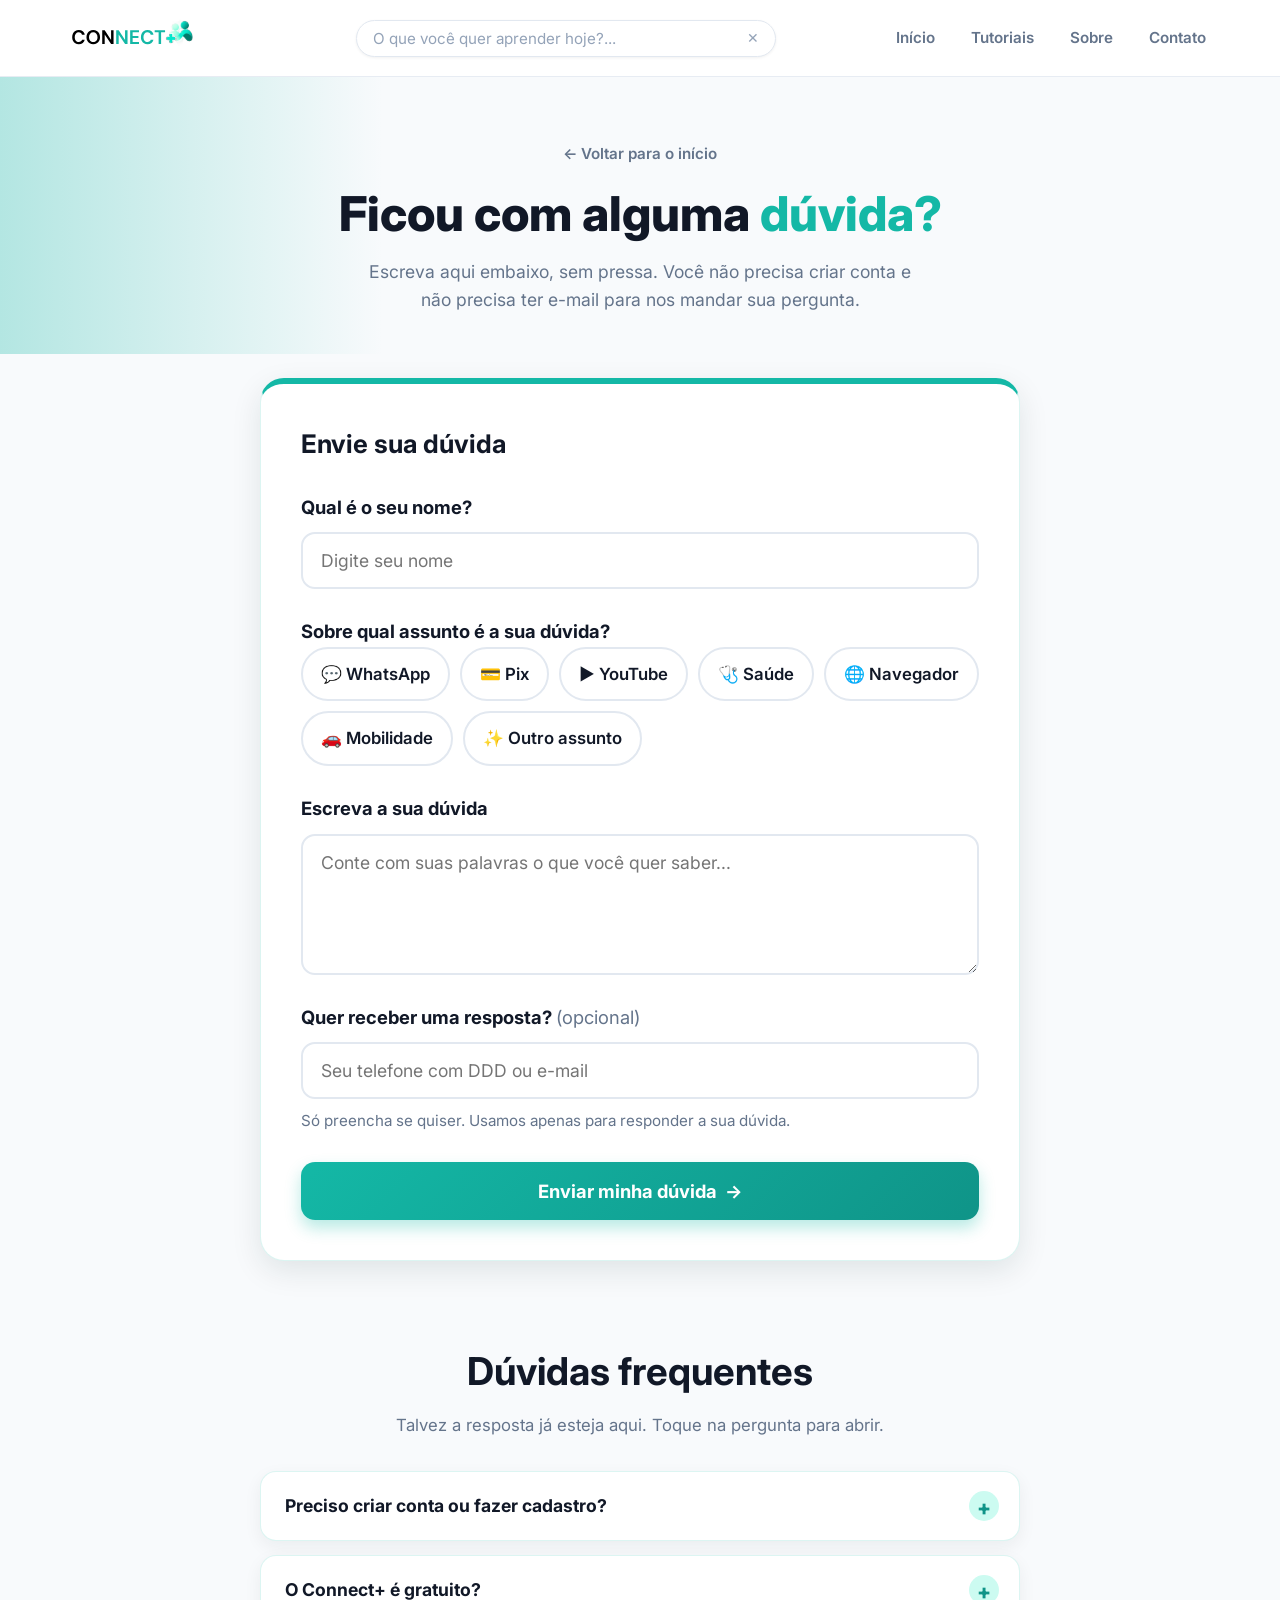
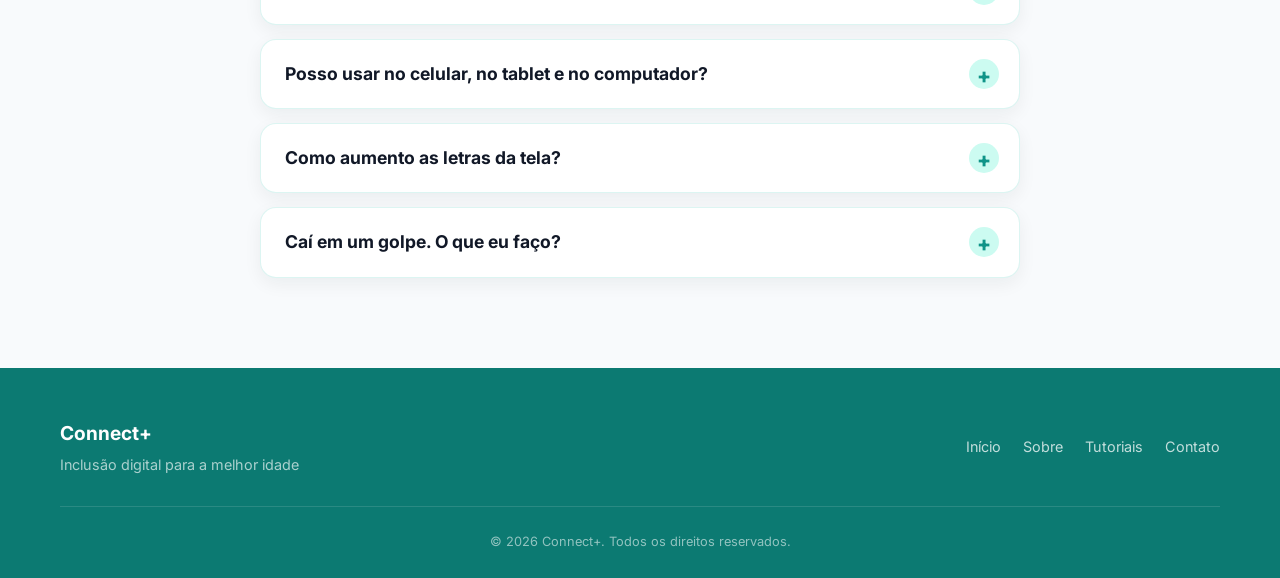
<file: contato.html>
<!DOCTYPE html>
<html lang="pt-br">
<head>
  <meta charset="utf-8" />
  <meta name="viewport" content="width=device-width, initial-scale=1" />
  <title>Contato e dúvidas | Connect+</title>
  <link rel="icon" href="IMG/logoconnect.svg" type="image/svg+xml">
  <meta name="description" content="Tire suas dúvidas sobre o Connect+. Escreva sua pergunta sem precisar de cadastro e veja as respostas para as dúvidas mais comuns." />
  <link rel="preconnect" href="https://fonts.googleapis.com" />
  <link rel="preconnect" href="https://fonts.gstatic.com" crossorigin />
  <link href="https://fonts.googleapis.com/css2?family=Inter:wght@400;600;800&display=swap" rel="stylesheet" />
  <link rel="stylesheet" href="CSS/style.css" />
  <link rel="stylesheet" href="CSS/navbar.css" />
  <link rel="stylesheet" href="CSS/contato.css" />
</head>
<body>
  <!-- Cabeçalho -->
  <header class="site-header" role="banner">
  <div class="container header__inner">
    <a class="brand" href="index.html" aria-label="Página inicial Connect+">
      <img src="IMG/logotipo.connect.svg" alt="Connect+" class="brand__logo" />
    </a>

    <button class="nav-toggle" type="button" aria-label="Abrir menu" aria-expanded="false" aria-controls="menu-principal">
      <span></span><span></span><span></span>
    </button>

    <div class="header__menu" id="menu-principal">
      <form class="search" role="search" action="#" onsubmit="return false;">
        <input type="search" class="search__input" placeholder="O que você quer aprender hoje?..." aria-label="O que você quer aprender hoje?" />
        <button type="submit" class="search__clear" aria-label="Limpar busca">✕</button>
      </form>

      <nav class="nav" aria-label="principal">
        <ul class="nav__list">
          <li><a href="index.html#inicio">Início</a></li>
          <li><a href="index.html#cursos">Tutoriais</a></li>
          <li><a href="index.html#sobre-nos">Sobre</a></li>
          <li><a href="contato.html">Contato</a></li>
        </ul>
      </nav>
    </div>
  </div>
</header>

  <main>
    <!-- Topo -->
    <section class="contact-hero">
      <div class="container">
        <a class="contact-back" href="index.html">← Voltar para o início</a>
        <h1>Ficou com alguma <span class="contact-hero__highlight">dúvida?</span></h1>
        <p>
          Escreva aqui embaixo, sem pressa. Você não precisa criar conta
          e não precisa ter e-mail para nos mandar sua pergunta.
        </p>
      </div>
    </section>

    <!-- Formulário -->
    <section class="contact" aria-labelledby="form-title">
      <div class="container">
        <div class="contact-card">

          <form class="contact-form" id="form-duvida">
            <h2 id="form-title">Envie sua dúvida</h2>

            <div class="field">
              <label for="nome">Qual é o seu nome?</label>
              <input type="text" id="nome" name="nome" placeholder="Digite seu nome" required />
            </div>

            <fieldset class="field">
              <legend>Sobre qual assunto é a sua dúvida?</legend>
              <div class="chips">
                <input type="radio" id="a-whatsapp" name="assunto" value="WhatsApp" required />
                <label for="a-whatsapp">💬 WhatsApp</label>

                <input type="radio" id="a-pix" name="assunto" value="Pix" />
                <label for="a-pix">💳 Pix</label>

                <input type="radio" id="a-youtube" name="assunto" value="YouTube" />
                <label for="a-youtube">▶️ YouTube</label>

                <input type="radio" id="a-saude" name="assunto" value="Saúde" />
                <label for="a-saude">🩺 Saúde</label>

                <input type="radio" id="a-navegador" name="assunto" value="Navegador" />
                <label for="a-navegador">🌐 Navegador</label>

                <input type="radio" id="a-mobilidade" name="assunto" value="Mobilidade" />
                <label for="a-mobilidade">🚗 Mobilidade</label>

                <input type="radio" id="a-outro" name="assunto" value="Outro" />
                <label for="a-outro">✨ Outro assunto</label>
              </div>
            </fieldset>

            <div class="field">
              <label for="duvida">Escreva a sua dúvida</label>
              <textarea id="duvida" name="duvida" rows="5" placeholder="Conte com suas palavras o que você quer saber..." required></textarea>
            </div>

            <div class="field">
              <label for="retorno">Quer receber uma resposta? <span class="field__optional">(opcional)</span></label>
              <input type="text" id="retorno" name="retorno" placeholder="Seu telefone com DDD ou e-mail" />
              <small>Só preencha se quiser. Usamos apenas para responder a sua dúvida.</small>
            </div>

            <button type="submit" class="btn btn--card contact-form__send">Enviar minha dúvida</button>
          </form>

          <!-- Mensagem depois de enviar -->
          <div class="contact-success" id="mensagem-sucesso" role="status" aria-live="polite" hidden>
            <div class="contact-success__icon" aria-hidden="true">✅</div>
            <h2>Dúvida enviada!</h2>
            <p>Muito obrigada por escrever. Vamos ler com carinho a sua pergunta.</p>
            <a class="btn btn--card" href="index.html#cursos">Ver os tutoriais</a>
          </div>

        </div>
      </div>
    </section>

    <!-- Dúvidas frequentes -->
    <section class="faq" aria-labelledby="faq-title">
      <div class="container">
        <h2 id="faq-title">Dúvidas frequentes</h2>
        <p class="faq__intro">Talvez a resposta já esteja aqui. Toque na pergunta para abrir.</p>

        <div class="faq__list">
          <details>
            <summary>Preciso criar conta ou fazer cadastro?</summary>
            <p>Não. O Connect+ é aberto para todos. É só escolher o aplicativo que quer aprender e seguir o passo a passo.</p>
          </details>

          <details>
            <summary>O Connect+ é gratuito?</summary>
            <p>Sim. Todos os tutoriais são gratuitos e você pode ver quantas vezes quiser, no seu ritmo.</p>
          </details>

          <details>
            <summary>Posso usar no celular, no tablet e no computador?</summary>
            <p>Pode. O site funciona em qualquer aparelho com internet.</p>
          </details>

          <details>
            <summary>Como aumento as letras da tela?</summary>
            <p>No celular, procure em <strong>Configurações</strong> a opção <strong>"Tamanho da fonte"</strong> ou <strong>"Acessibilidade"</strong>. No computador, segure a tecla <strong>Ctrl</strong> e aperte a tecla <strong>+</strong> algumas vezes. Os nomes dos menus mudam um pouco de aparelho para aparelho.</p>
          </details>

          <details>
            <summary>Caí em um golpe. O que eu faço?</summary>
            <p>Calma, você não está sozinho. Ligue na hora para o seu banco ou para o aplicativo envolvido e explique o que aconteceu. Depois, registre um boletim de ocorrência e peça ajuda a alguém de confiança.</p>
          </details>
        </div>
      </div>
    </section>
  </main>

  <!-- Rodapé -->
  <footer class="site-footer" id="rodape">
    <div class="container footer__inner">
      <div class="footer__brand">
        <strong>Connect+</strong>
        <span class="footer__tagline">Inclusão digital para a melhor idade</span>
      </div>
      <div class="footer__links">
        <a href="index.html#inicio">Início</a>
        <a href="index.html#sobre-nos">Sobre</a>
        <a href="index.html#cursos">Tutoriais</a>
        <a href="contato.html">Contato</a>
      </div>
      <p class="footer__copy">© 2026 Connect+. Todos os direitos reservados.</p>
    </div>
  </footer>

  <script>
    // Mostra a mensagem de agradecimento ao enviar.
    // Para receber as dúvidas de verdade, veja a observação sobre Formspree.
    const form = document.getElementById("form-duvida");
    const sucesso = document.getElementById("mensagem-sucesso");

    form.addEventListener("submit", function (event) {
      event.preventDefault();
      form.hidden = true;
      sucesso.hidden = false;
      sucesso.scrollIntoView({ behavior: "smooth", block: "center" });
    });
  </script>
  <script src="JS/navbar.js" defer></script>
  <div vw class="enabled">
  <div vw-access-button class="active"></div>
  <div vw-plugin-wrapper>
    <div class="vw-plugin-top-wrapper"></div>
  </div>
</div>
<script src="https://vlibras.gov.br/app/vlibras-plugin.js"></script>
<script>
  new window.VLibras.Widget('https://vlibras.gov.br/app');
</script>
</body>
</html>
</file>
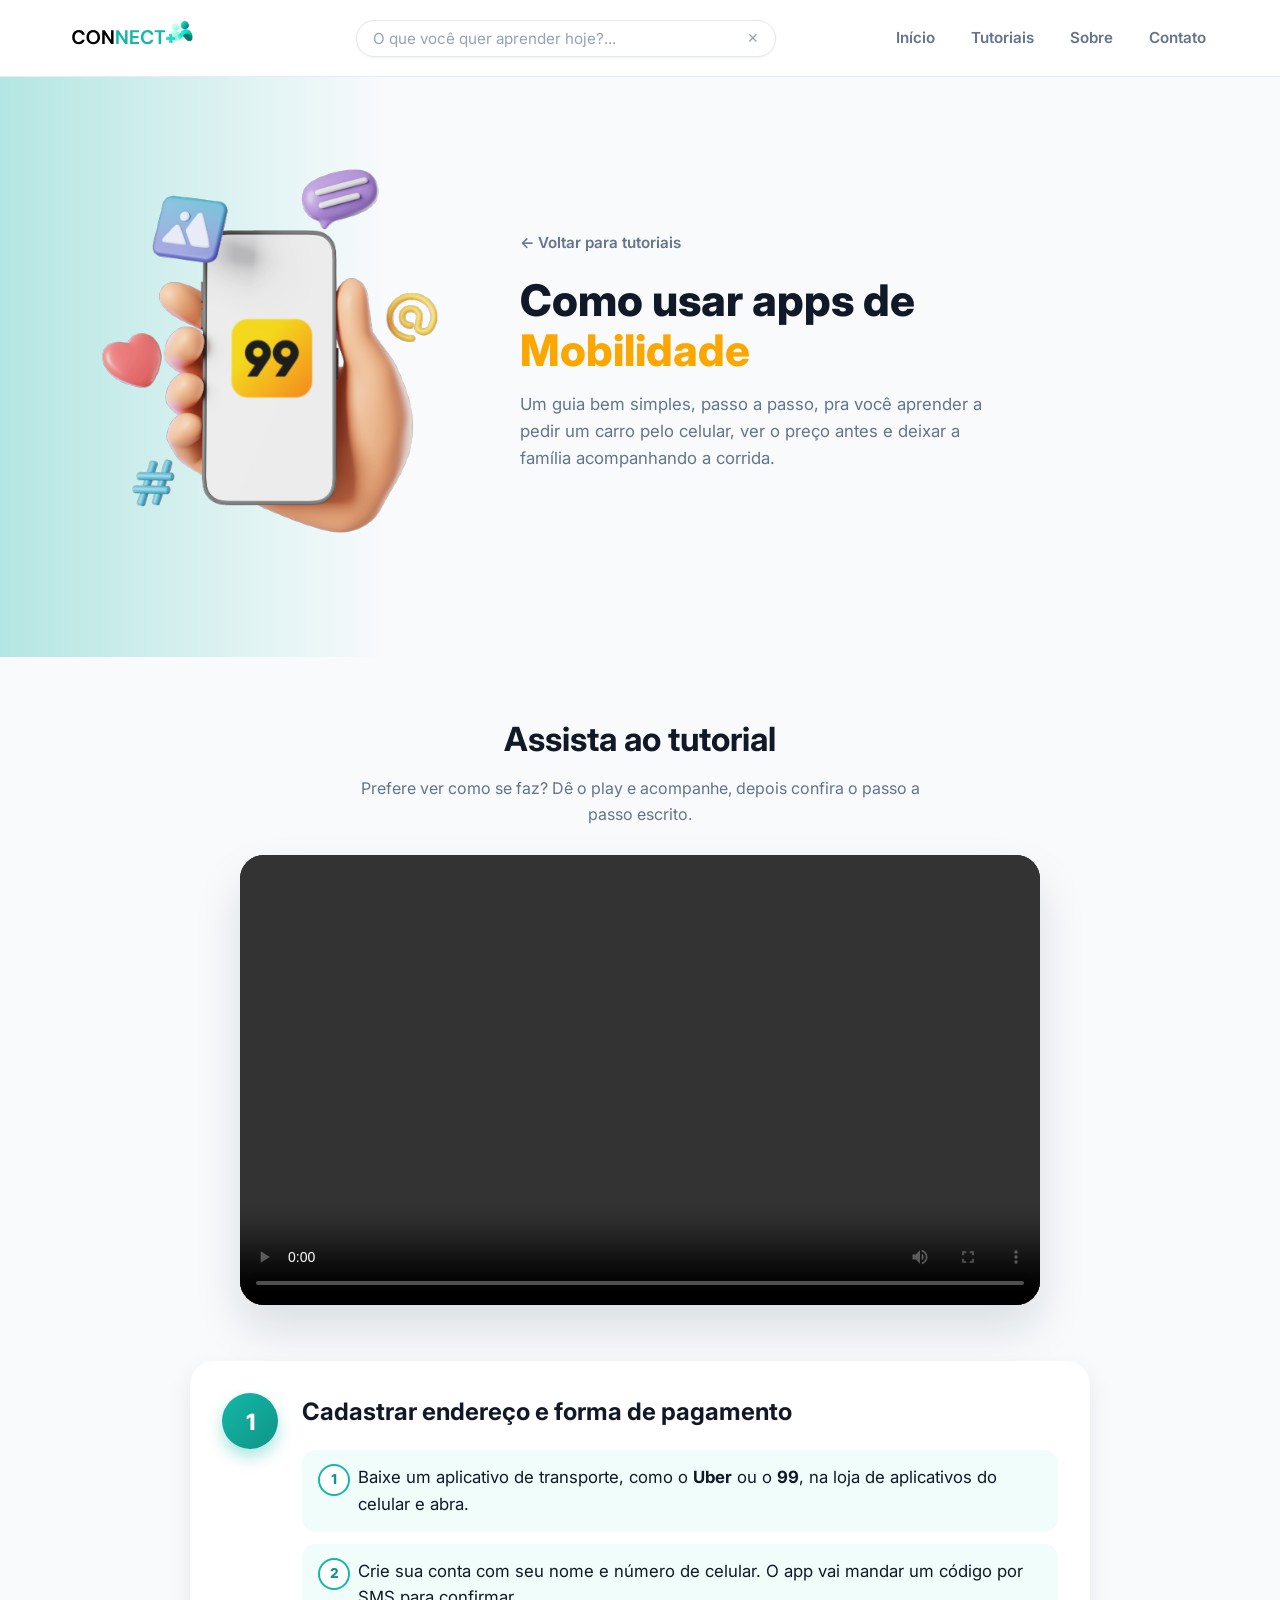
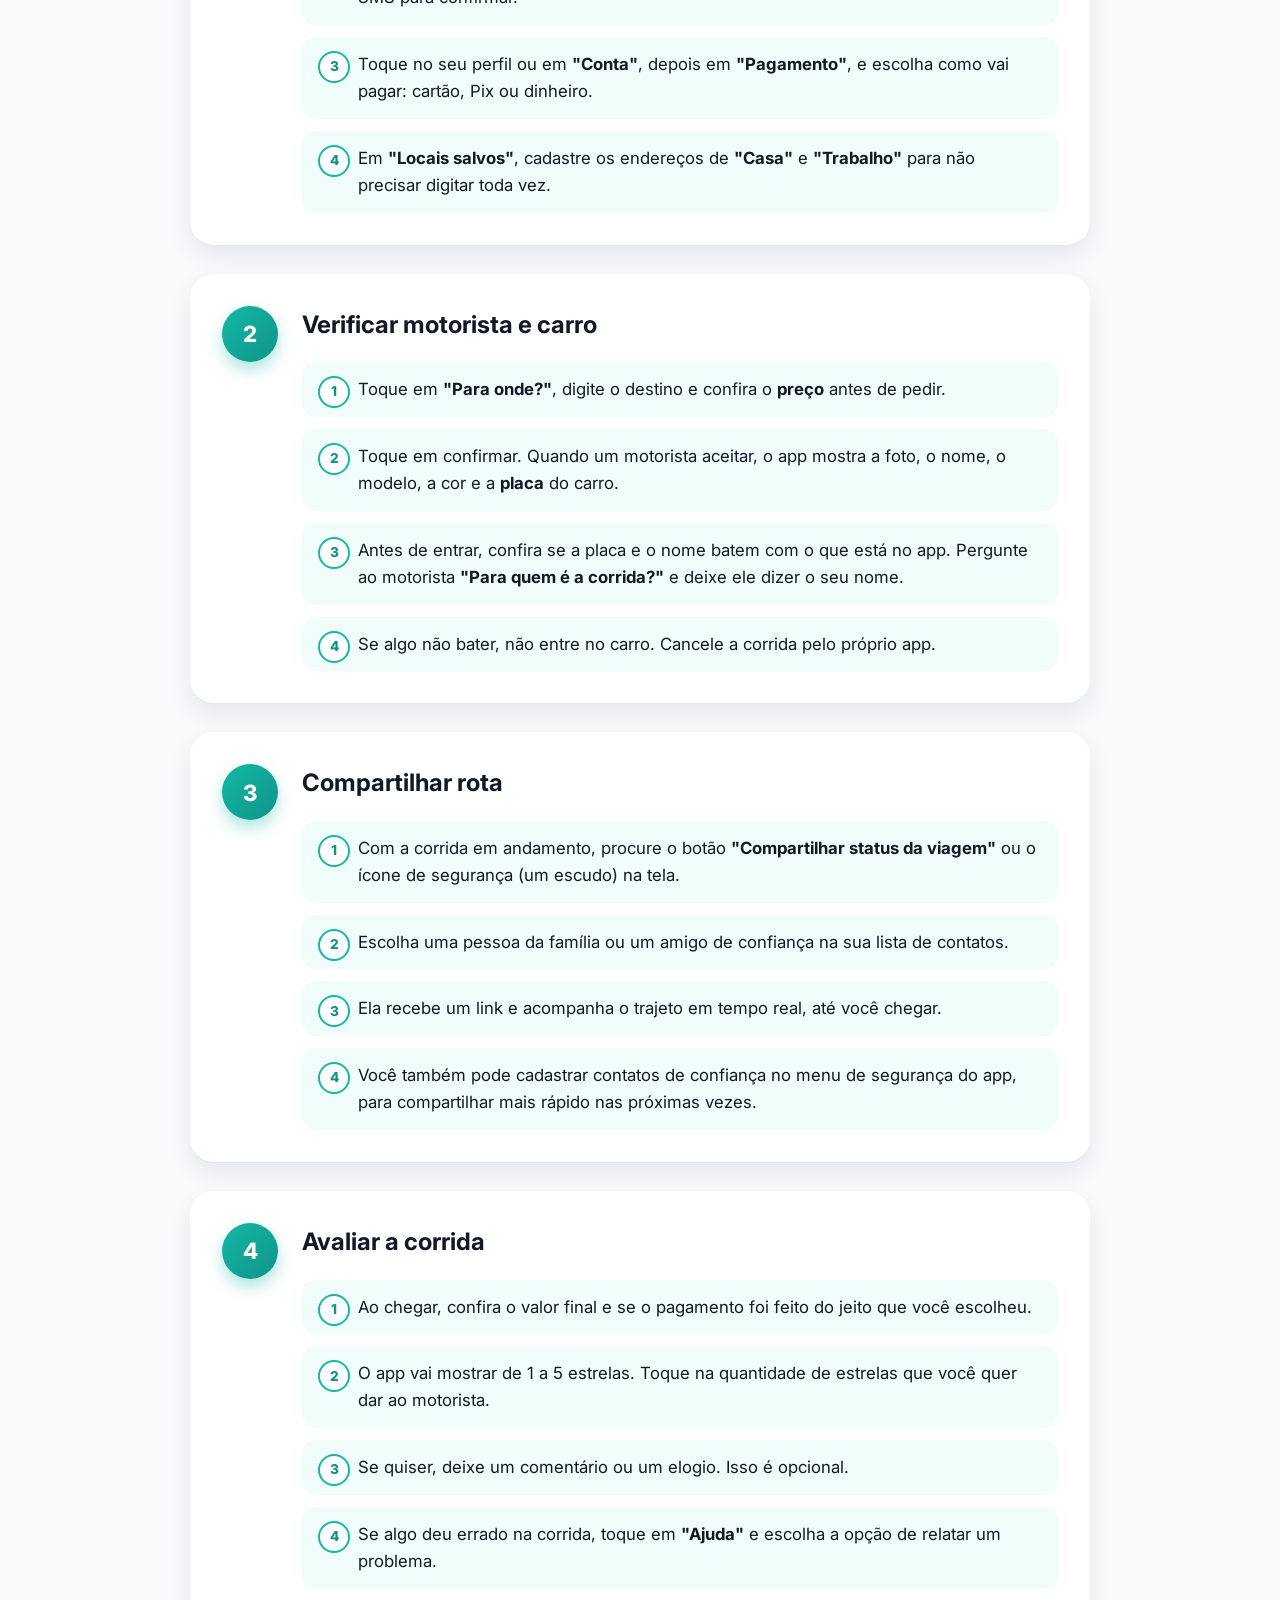
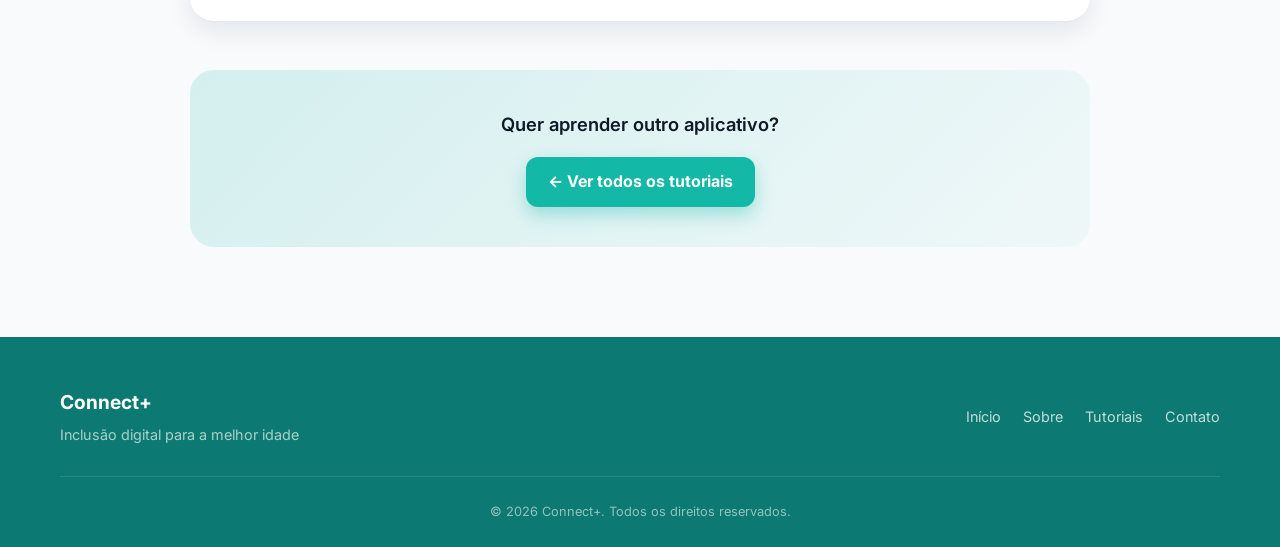
<file: mobilidade.html>
<!DOCTYPE html>
<html lang="pt-br">
<head>
  <meta charset="utf-8" />
  <meta name="viewport" content="width=device-width, initial-scale=1" />
  <title>Como usar apps de Mobilidade | Connect+</title>
  <link rel="icon" href="IMG/logoconnect.svg" type="image/svg+xml">
  <meta name="description" content="Guia passo a passo de apps de mobilidade para iniciantes: cadastrar endereço e pagamento, conferir motorista e carro, compartilhar a rota e avaliar a corrida." />
  <link rel="preconnect" href="https://fonts.googleapis.com" />
  <link rel="preconnect" href="https://fonts.gstatic.com" crossorigin />
  <link href="https://fonts.googleapis.com/css2?family=Inter:wght@400;600;800&display=swap" rel="stylesheet" />
  <link rel="stylesheet" href="CSS/style.css" />
  <link rel="stylesheet" href="CSS/navbar.css" />
  <link rel="stylesheet" href="CSS/mobilidade.css" />
</head>
<body>
  <!-- Cabeçalho -->
   <header class="site-header" role="banner">
  <div class="container header__inner">
    <a class="brand" href="index.html" aria-label="Página inicial Connect+">
      <img src="IMG/logotipo.connect.svg" alt="Connect+" class="brand__logo" />
    </a>

    <button class="nav-toggle" type="button" aria-label="Abrir menu" aria-expanded="false" aria-controls="menu-principal">
      <span></span><span></span><span></span>
    </button>

    <div class="header__menu" id="menu-principal">
      <form class="search" role="search" action="#" onsubmit="return false;">
        <input type="search" class="search__input" placeholder="O que você quer aprender hoje?..." aria-label="O que você quer aprender hoje?" />
        <button type="submit" class="search__clear" aria-label="Limpar busca">✕</button>
      </form>

      <nav class="nav" aria-label="principal">
        <ul class="nav__list">
          <li><a href="index.html#inicio">Início</a></li>
          <li><a href="index.html#cursos">Tutoriais</a></li>
          <li><a href="index.html#sobre-nos">Sobre</a></li>
          <li><a href="contato.html">Contato</a></li>
        </ul>
      </nav>
    </div>
  </div>
</header>

  <main>
    <!-- Topo da página de tutorial -->
    <section class="tutorial-hero">
      <div class="container tutorial-hero__inner">
        <div class="tutorial-hero__media">
          <img src="IMG/mobilidadebanner.svg" alt="Mão segurando celular com um aplicativo de transporte aberto" />
        </div>
        <div class="tutorial-hero__text">
          <a class="tutorial-back" href="../index.html#cursos">← Voltar para tutoriais</a>
          <h1>Como usar apps de<br /><span class="tutorial-hero__highlight">Mobilidade</span></h1>
          <p>
            Um guia bem simples, passo a passo, pra você aprender a pedir um carro pelo celular,
            ver o preço antes e deixar a família acompanhando a corrida.
          </p>
        </div>
      </div>
    </section>

    <!-- Vídeo de apoio -->
    <section class="tutorial-video">
      <div class="container">
        <h2>Assista ao tutorial</h2>
        <p>Prefere ver como se faz? Dê o play e acompanhe, depois confira o passo a passo escrito.</p>
        <div class="tutorial-video__frame">
          <video controls preload="metadata">
            <source src="VIDEO/embreve.mp4" type="video/mp4">
          </video>
        </div>
      </div>
    </section>

    <!-- Passo a passo -->
    <section class="tutorial-steps">
      <div class="container">

        <article class="tutorial-step" id="passo-1">
          <div class="tutorial-step__number" aria-hidden="true">1</div>
          <div class="tutorial-step__content">
            <h2>Cadastrar endereço e forma de pagamento</h2>
            <ol>
              <li>Baixe um aplicativo de transporte, como o <strong>Uber</strong> ou o <strong>99</strong>, na loja de aplicativos do celular e abra.</li>
              <li>Crie sua conta com seu nome e número de celular. O app vai mandar um código por SMS para confirmar.</li>
              <li>Toque no seu perfil ou em <strong>"Conta"</strong>, depois em <strong>"Pagamento"</strong>, e escolha como vai pagar: cartão, Pix ou dinheiro.</li>
              <li>Em <strong>"Locais salvos"</strong>, cadastre os endereços de <strong>"Casa"</strong> e <strong>"Trabalho"</strong> para não precisar digitar toda vez.</li>
            </ol>
          </div>
        </article>

        <article class="tutorial-step" id="passo-2">
          <div class="tutorial-step__number" aria-hidden="true">2</div>
          <div class="tutorial-step__content">
            <h2>Verificar motorista e carro</h2>
            <ol>
              <li>Toque em <strong>"Para onde?"</strong>, digite o destino e confira o <strong>preço</strong> antes de pedir.</li>
              <li>Toque em confirmar. Quando um motorista aceitar, o app mostra a foto, o nome, o modelo, a cor e a <strong>placa</strong> do carro.</li>
              <li>Antes de entrar, confira se a placa e o nome batem com o que está no app. Pergunte ao motorista <strong>"Para quem é a corrida?"</strong> e deixe ele dizer o seu nome.</li>
              <li>Se algo não bater, não entre no carro. Cancele a corrida pelo próprio app.</li>
            </ol>
          </div>
        </article>

        <article class="tutorial-step" id="passo-3">
          <div class="tutorial-step__number" aria-hidden="true">3</div>
          <div class="tutorial-step__content">
            <h2>Compartilhar rota</h2>
            <ol>
              <li>Com a corrida em andamento, procure o botão <strong>"Compartilhar status da viagem"</strong> ou o ícone de segurança (um escudo) na tela.</li>
              <li>Escolha uma pessoa da família ou um amigo de confiança na sua lista de contatos.</li>
              <li>Ela recebe um link e acompanha o trajeto em tempo real, até você chegar.</li>
              <li>Você também pode cadastrar contatos de confiança no menu de segurança do app, para compartilhar mais rápido nas próximas vezes.</li>
            </ol>
          </div>
        </article>

        <article class="tutorial-step" id="passo-4">
          <div class="tutorial-step__number" aria-hidden="true">4</div>
          <div class="tutorial-step__content">
            <h2>Avaliar a corrida</h2>
            <ol>
              <li>Ao chegar, confira o valor final e se o pagamento foi feito do jeito que você escolheu.</li>
              <li>O app vai mostrar de 1 a 5 estrelas. Toque na quantidade de estrelas que você quer dar ao motorista.</li>
              <li>Se quiser, deixe um comentário ou um elogio. Isso é opcional.</li>
              <li>Se algo deu errado na corrida, toque em <strong>"Ajuda"</strong> e escolha a opção de relatar um problema.</li>
            </ol>
          </div>
        </article>

      </div>
    </section>

    <!-- Chamada para outros tutoriais -->
    <section class="tutorial-next">
      <div class="container tutorial-next__inner">
        <p>Quer aprender outro aplicativo?</p>
        <a class="btn btn--primary" href="../index.html#cursos">← Ver todos os tutoriais</a>
      </div>
    </section>
  </main>

  <!-- Rodapé -->
  <footer class="site-footer" id="contato">
    <div class="container footer__inner">
      <div class="footer__brand">
        <strong>Connect+</strong>
        <span class="footer__tagline">Inclusão digital para a melhor idade</span>
      </div>
      <div class="footer__links">
        <a href="../index.html#inicio">Início</a>
        <a href="../index.html#sobre-nos">Sobre</a>
        <a href="../index.html#cursos">Tutoriais</a>
        <a href="contato.html">Contato</a>
      </div>
      <p class="footer__copy">© 2026 Connect+. Todos os direitos reservados.</p>
    </div>
  </footer>
  <script src="JS/navbar.js" defer></script>
  <div vw class="enabled">
  <div vw-access-button class="active"></div>
  <div vw-plugin-wrapper>
    <div class="vw-plugin-top-wrapper"></div>
  </div>
</div>
<script src="https://vlibras.gov.br/app/vlibras-plugin.js"></script>
<script>
  new window.VLibras.Widget('https://vlibras.gov.br/app');
</script>
</body>
</html>
</file>
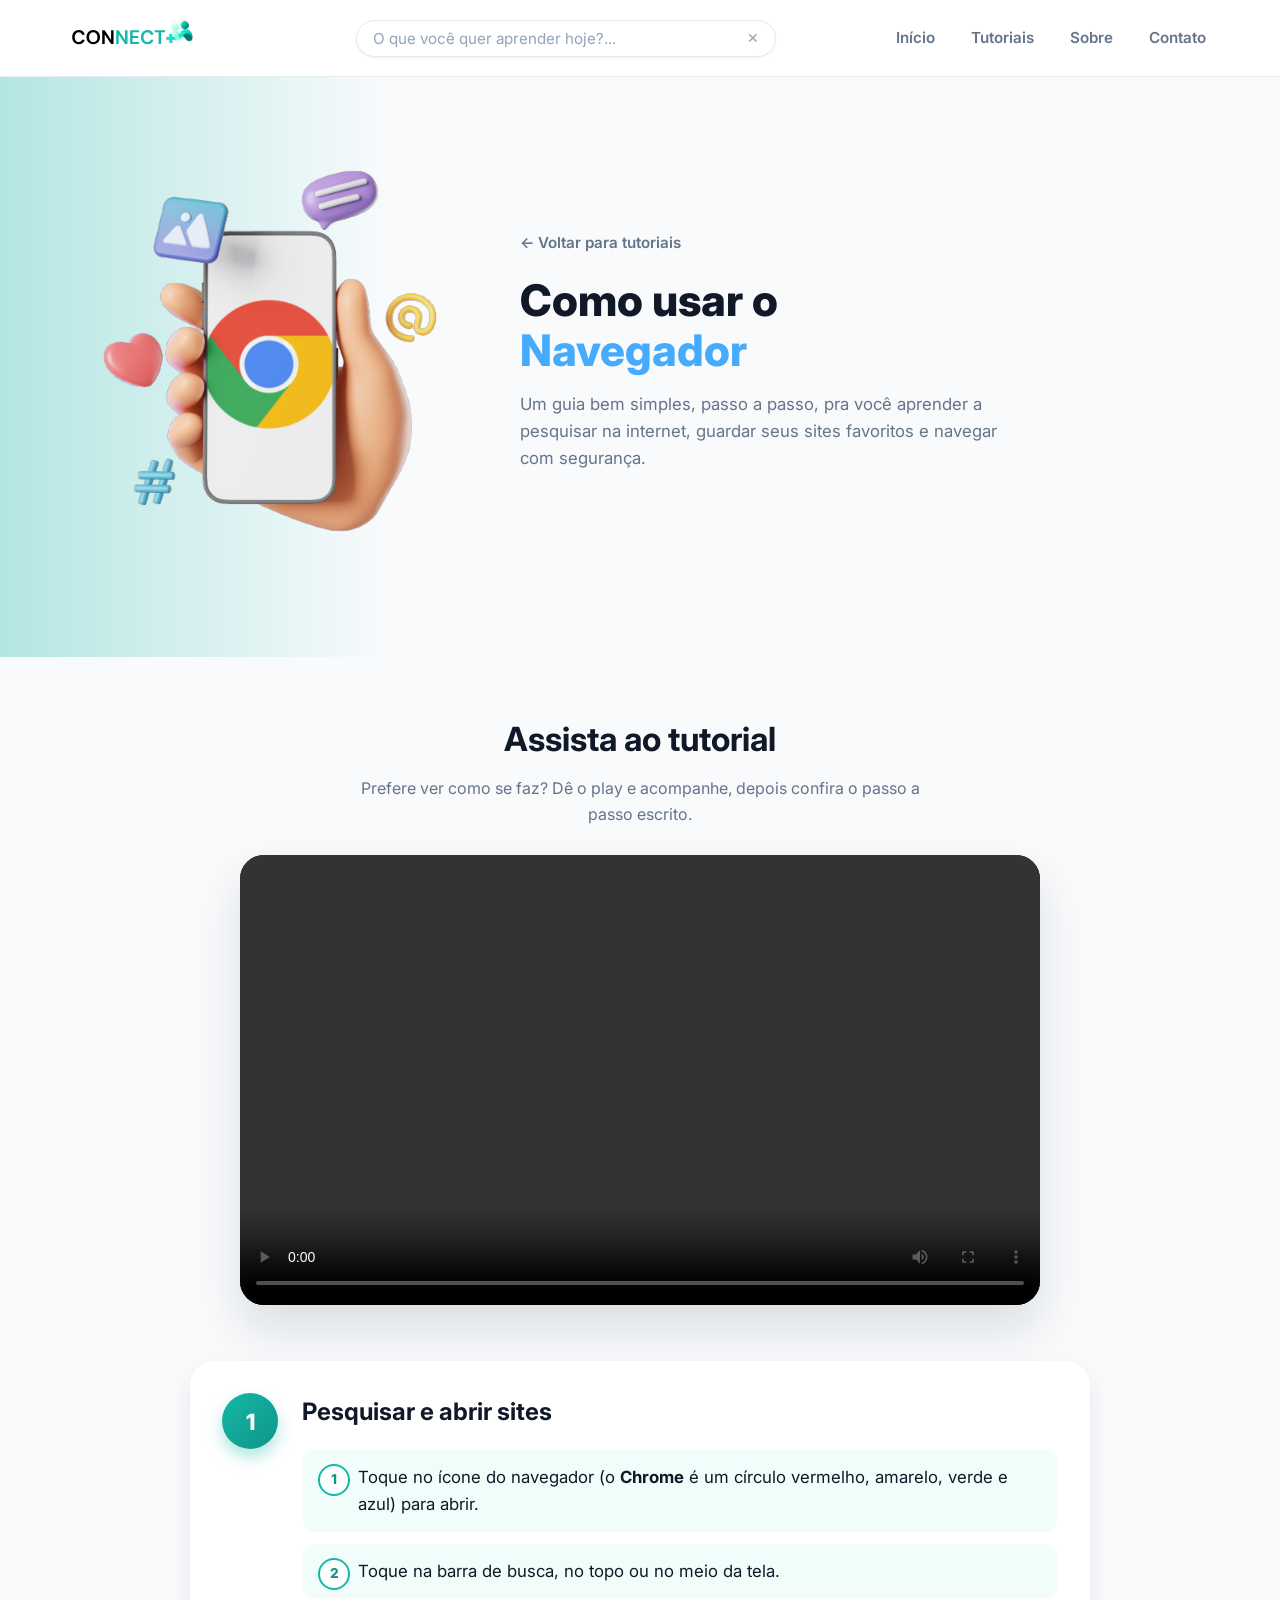
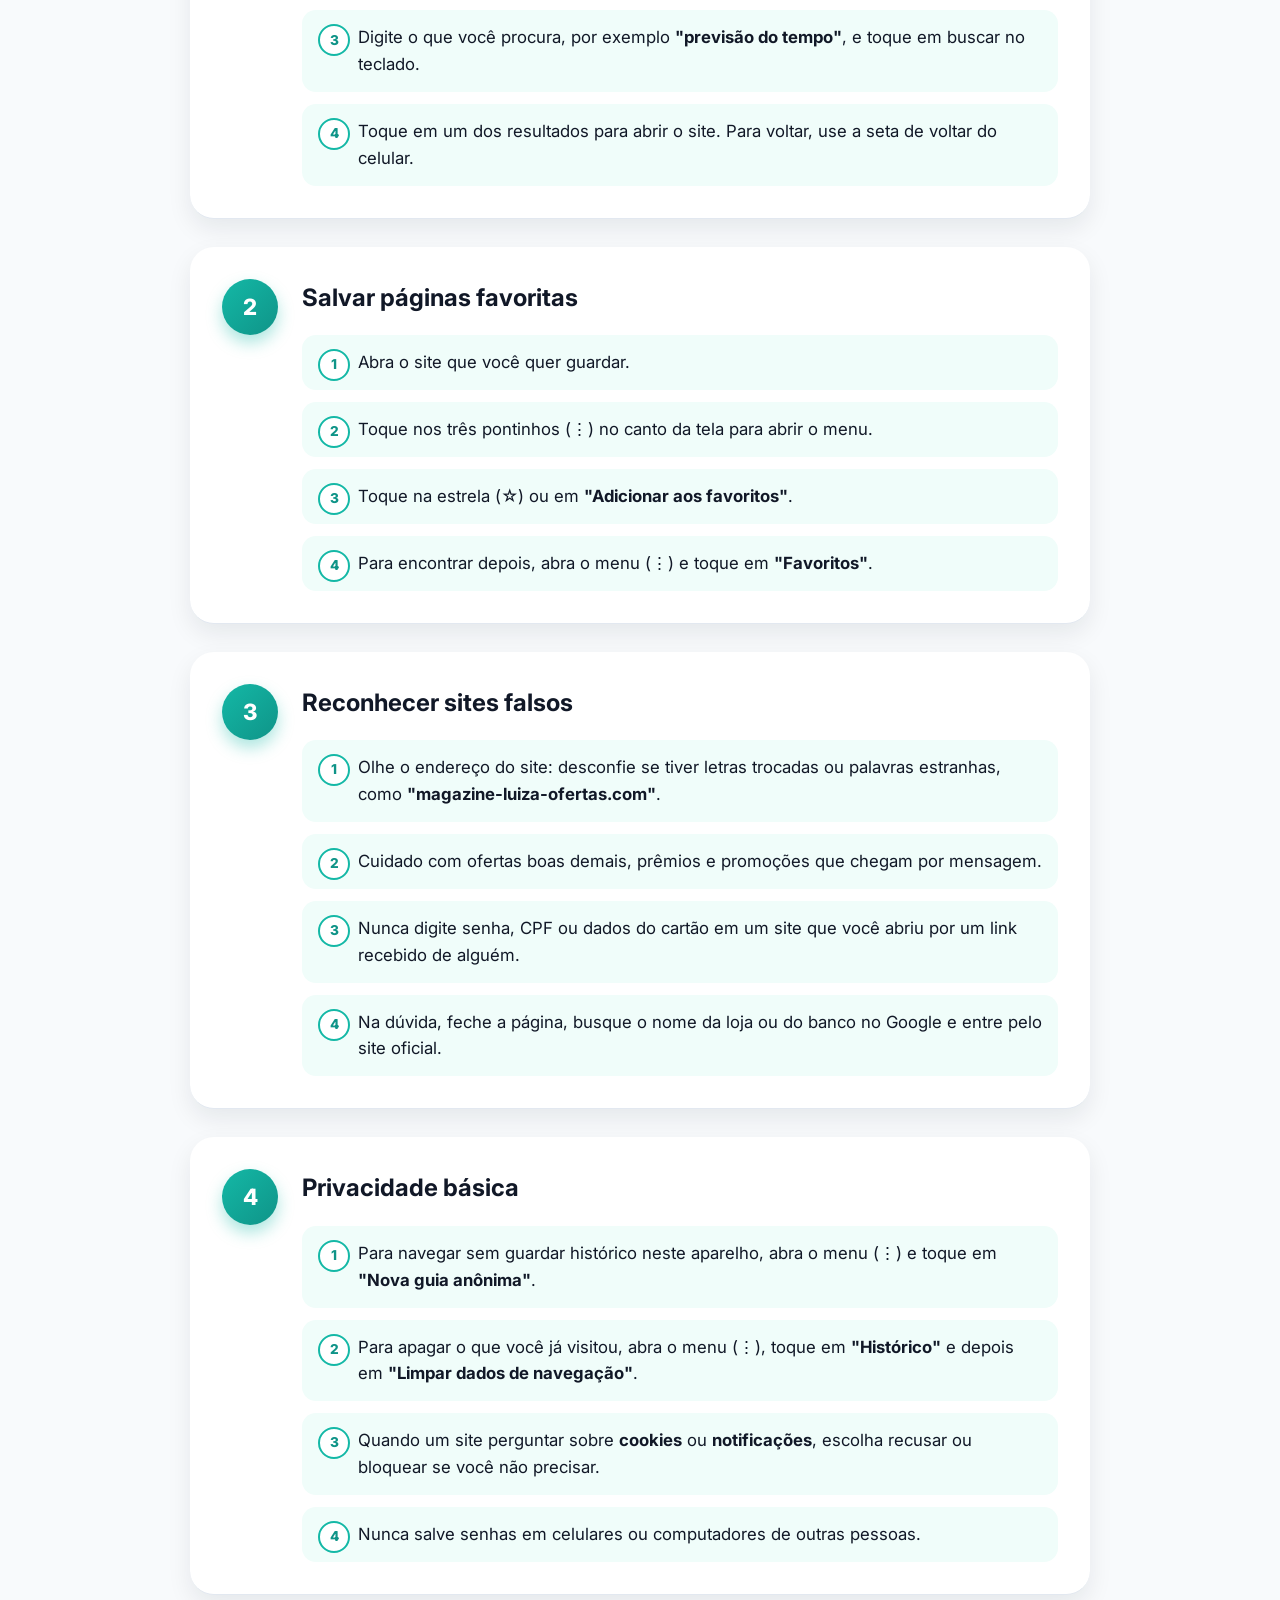
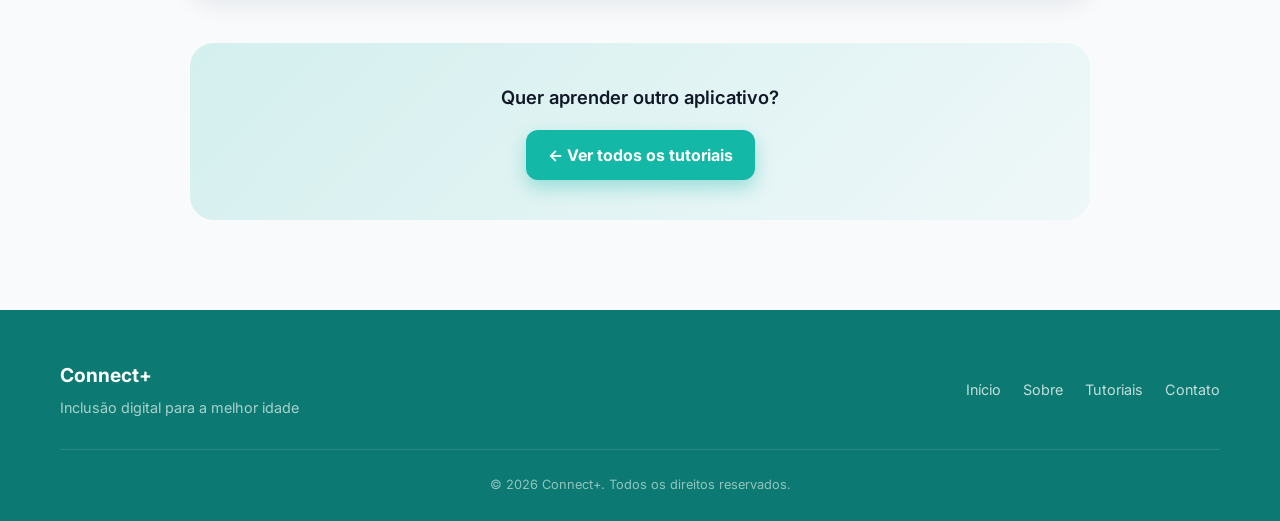
<file: navegador.html>
<!DOCTYPE html>
<html lang="pt-br">
<head>
  <meta charset="utf-8" />
  <meta name="viewport" content="width=device-width, initial-scale=1" />
  <title>Como usar o Navegador | Connect+</title>
  <link rel="icon" href="IMG/logoconnect.svg" type="image/svg+xml">
  <meta name="description" content="Guia passo a passo do navegador para iniciantes: pesquisar no Google, salvar páginas favoritas, reconhecer sites falsos e proteger sua privacidade." />
  <link rel="preconnect" href="https://fonts.googleapis.com" />
  <link rel="preconnect" href="https://fonts.gstatic.com" crossorigin />
  <link href="https://fonts.googleapis.com/css2?family=Inter:wght@400;600;800&display=swap" rel="stylesheet" />
  <link rel="stylesheet" href="CSS/style.css" />
  <link rel="stylesheet" href="CSS/navbar.css" />
  <link rel="stylesheet" href="CSS/navegador.css" />
</head>
<body>
  <!-- Cabeçalho -->
  <header class="site-header" role="banner">
  <div class="container header__inner">
    <a class="brand" href="index.html" aria-label="Página inicial Connect+">
      <img src="IMG/logotipo.connect.svg" alt="Connect+" class="brand__logo" />
    </a>

    <button class="nav-toggle" type="button" aria-label="Abrir menu" aria-expanded="false" aria-controls="menu-principal">
      <span></span><span></span><span></span>
    </button>

    <div class="header__menu" id="menu-principal">
      <form class="search" role="search" action="#" onsubmit="return false;">
        <input type="search" class="search__input" placeholder="O que você quer aprender hoje?..." aria-label="O que você quer aprender hoje?" />
        <button type="submit" class="search__clear" aria-label="Limpar busca">✕</button>
      </form>

      <nav class="nav" aria-label="principal">
        <ul class="nav__list">
          <li><a href="index.html#inicio">Início</a></li>
          <li><a href="index.html#cursos">Tutoriais</a></li>
          <li><a href="index.html#sobre-nos">Sobre</a></li>
          <li><a href="contato.html">Contato</a></li>
        </ul>
      </nav>
    </div>
  </div>
</header>

  <main>
    <!-- Topo da página de tutorial -->
    <section class="tutorial-hero">
      <div class="container tutorial-hero__inner">
        <div class="tutorial-hero__media">
          <img src="IMG/navegadorbanner.svg" alt="Mão segurando celular com o navegador aberto" />
        </div>
        <div class="tutorial-hero__text">
          <a class="tutorial-back" href="../index.html#cursos">← Voltar para tutoriais</a>
          <h1>Como usar o<br /><span class="tutorial-hero__highlight">Navegador</span></h1>
          <p>
            Um guia bem simples, passo a passo, pra você aprender a pesquisar na internet,
            guardar seus sites favoritos e navegar com segurança.
          </p>
        </div>
      </div>
    </section>

    <!-- Vídeo de apoio -->
    <section class="tutorial-video">
      <div class="container">
        <h2>Assista ao tutorial</h2>
        <p>Prefere ver como se faz? Dê o play e acompanhe, depois confira o passo a passo escrito.</p>
        <div class="tutorial-video__frame">
          <video controls preload="metadata">
            <source src="VIDEO/embreve.mp4" type="video/mp4">
          </video>
        </div>
      </div>
    </section>

    <!-- Passo a passo -->
    <section class="tutorial-steps">
      <div class="container">

        <article class="tutorial-step" id="passo-1">
          <div class="tutorial-step__number" aria-hidden="true">1</div>
          <div class="tutorial-step__content">
            <h2>Pesquisar e abrir sites</h2>
            <ol>
              <li>Toque no ícone do navegador (o <strong>Chrome</strong> é um círculo vermelho, amarelo, verde e azul) para abrir.</li>
              <li>Toque na barra de busca, no topo ou no meio da tela.</li>
              <li>Digite o que você procura, por exemplo <strong>"previsão do tempo"</strong>, e toque em buscar no teclado.</li>
              <li>Toque em um dos resultados para abrir o site. Para voltar, use a seta de voltar do celular.</li>
            </ol>
          </div>
        </article>

        <article class="tutorial-step" id="passo-2">
          <div class="tutorial-step__number" aria-hidden="true">2</div>
          <div class="tutorial-step__content">
            <h2>Salvar páginas favoritas</h2>
            <ol>
              <li>Abra o site que você quer guardar.</li>
              <li>Toque nos três pontinhos (⋮) no canto da tela para abrir o menu.</li>
              <li>Toque na estrela (☆) ou em <strong>"Adicionar aos favoritos"</strong>.</li>
              <li>Para encontrar depois, abra o menu (⋮) e toque em <strong>"Favoritos"</strong>.</li>
            </ol>
          </div>
        </article>

        <article class="tutorial-step" id="passo-3">
          <div class="tutorial-step__number" aria-hidden="true">3</div>
          <div class="tutorial-step__content">
            <h2>Reconhecer sites falsos</h2>
            <ol>
              <li>Olhe o endereço do site: desconfie se tiver letras trocadas ou palavras estranhas, como <strong>"magazine-luiza-ofertas.com"</strong>.</li>
              <li>Cuidado com ofertas boas demais, prêmios e promoções que chegam por mensagem.</li>
              <li>Nunca digite senha, CPF ou dados do cartão em um site que você abriu por um link recebido de alguém.</li>
              <li>Na dúvida, feche a página, busque o nome da loja ou do banco no Google e entre pelo site oficial.</li>
            </ol>
          </div>
        </article>

        <article class="tutorial-step" id="passo-4">
          <div class="tutorial-step__number" aria-hidden="true">4</div>
          <div class="tutorial-step__content">
            <h2>Privacidade básica</h2>
            <ol>
              <li>Para navegar sem guardar histórico neste aparelho, abra o menu (⋮) e toque em <strong>"Nova guia anônima"</strong>.</li>
              <li>Para apagar o que você já visitou, abra o menu (⋮), toque em <strong>"Histórico"</strong> e depois em <strong>"Limpar dados de navegação"</strong>.</li>
              <li>Quando um site perguntar sobre <strong>cookies</strong> ou <strong>notificações</strong>, escolha recusar ou bloquear se você não precisar.</li>
              <li>Nunca salve senhas em celulares ou computadores de outras pessoas.</li>
            </ol>
          </div>
        </article>

      </div>
    </section>

    <!-- Chamada para outros tutoriais -->
    <section class="tutorial-next">
      <div class="container tutorial-next__inner">
        <p>Quer aprender outro aplicativo?</p>
        <a class="btn btn--primary" href="../index.html#cursos">← Ver todos os tutoriais</a>
      </div>
    </section>
  </main>

  <!-- Rodapé -->
  <footer class="site-footer" id="contato">
    <div class="container footer__inner">
      <div class="footer__brand">
        <strong>Connect+</strong>
        <span class="footer__tagline">Inclusão digital para a melhor idade</span>
      </div>
      <div class="footer__links">
        <a href="../index.html#inicio">Início</a>
        <a href="../index.html#sobre-nos">Sobre</a>
        <a href="../index.html#cursos">Tutoriais</a>
        <a href="contato.html">Contato</a>
      </div>
      <p class="footer__copy">© 2026 Connect+. Todos os direitos reservados.</p>
    </div>
  </footer>
  <script src="JS/navbar.js" defer></script>
  <div vw class="enabled">
  <div vw-access-button class="active"></div>
  <div vw-plugin-wrapper>
    <div class="vw-plugin-top-wrapper"></div>
  </div>
</div>
<script src="https://vlibras.gov.br/app/vlibras-plugin.js"></script>
<script>
  new window.VLibras.Widget('https://vlibras.gov.br/app');
</script>
</body>
</html>
</file>
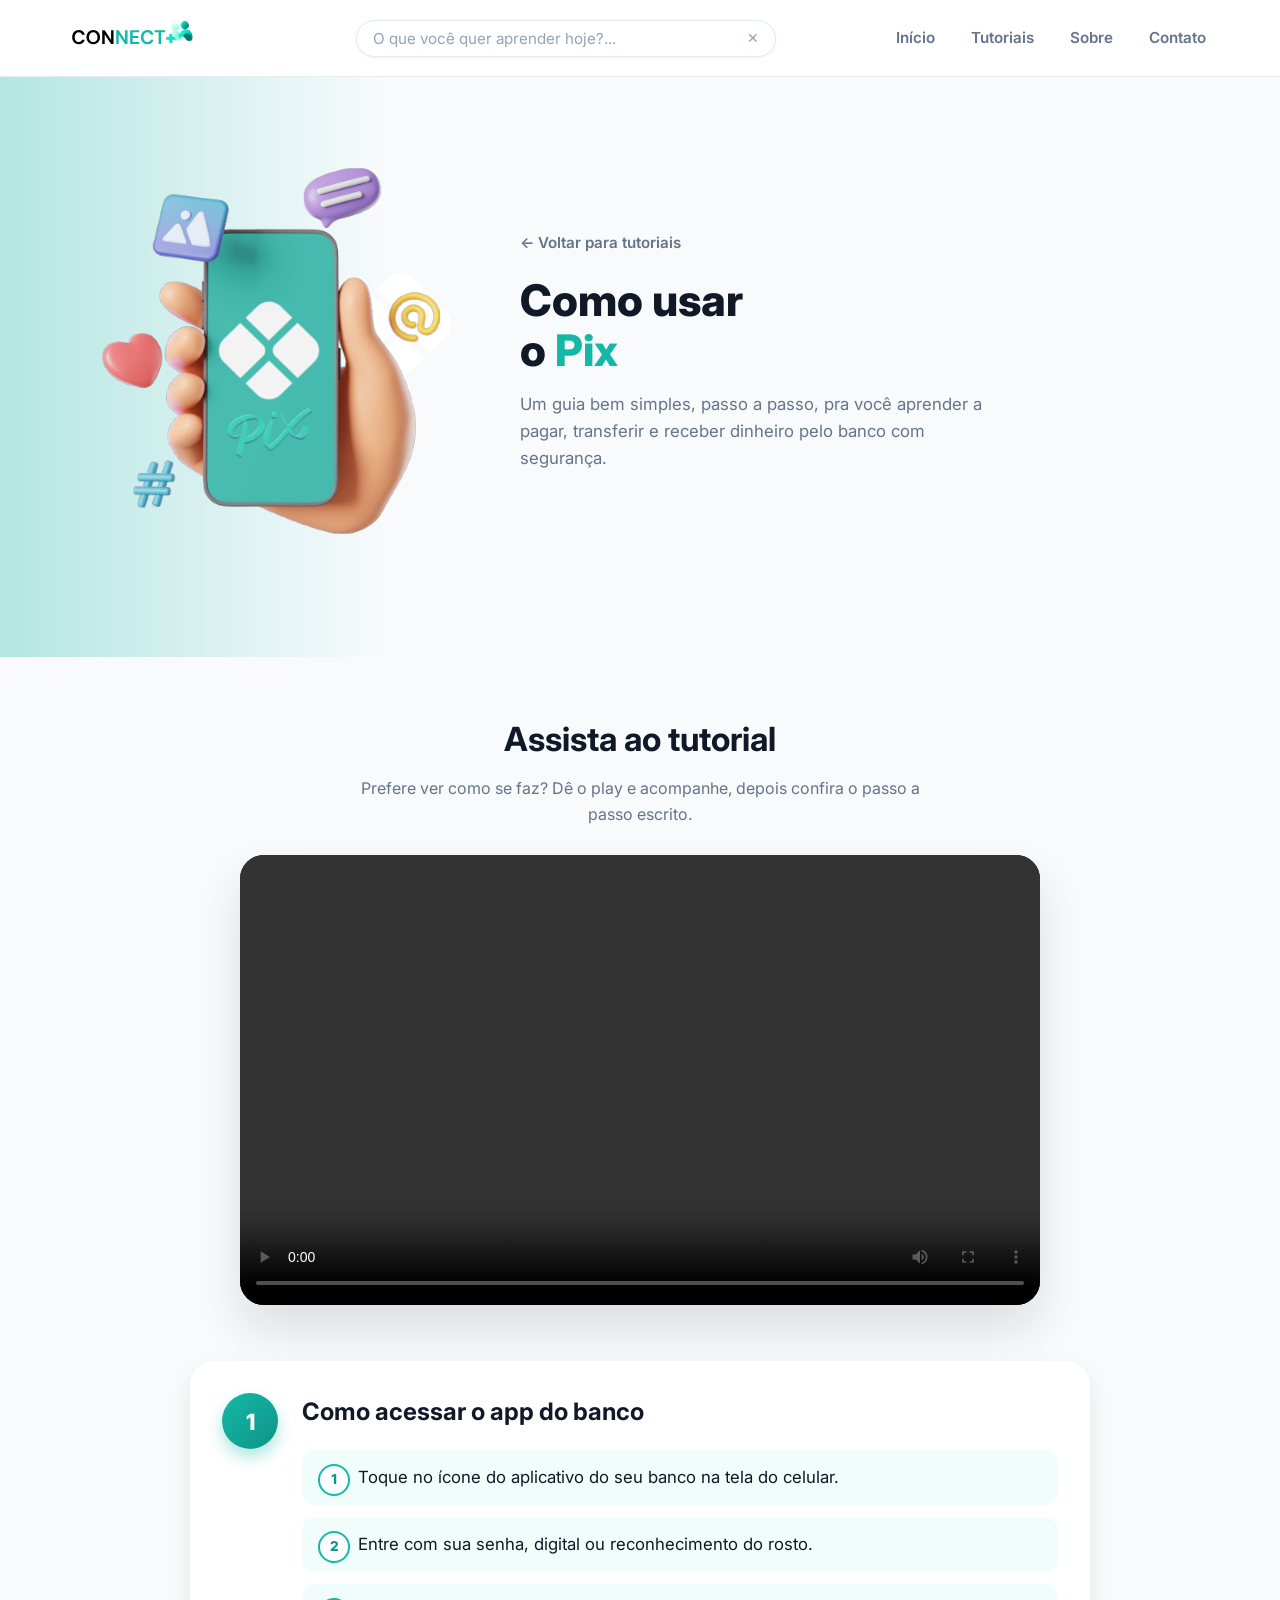
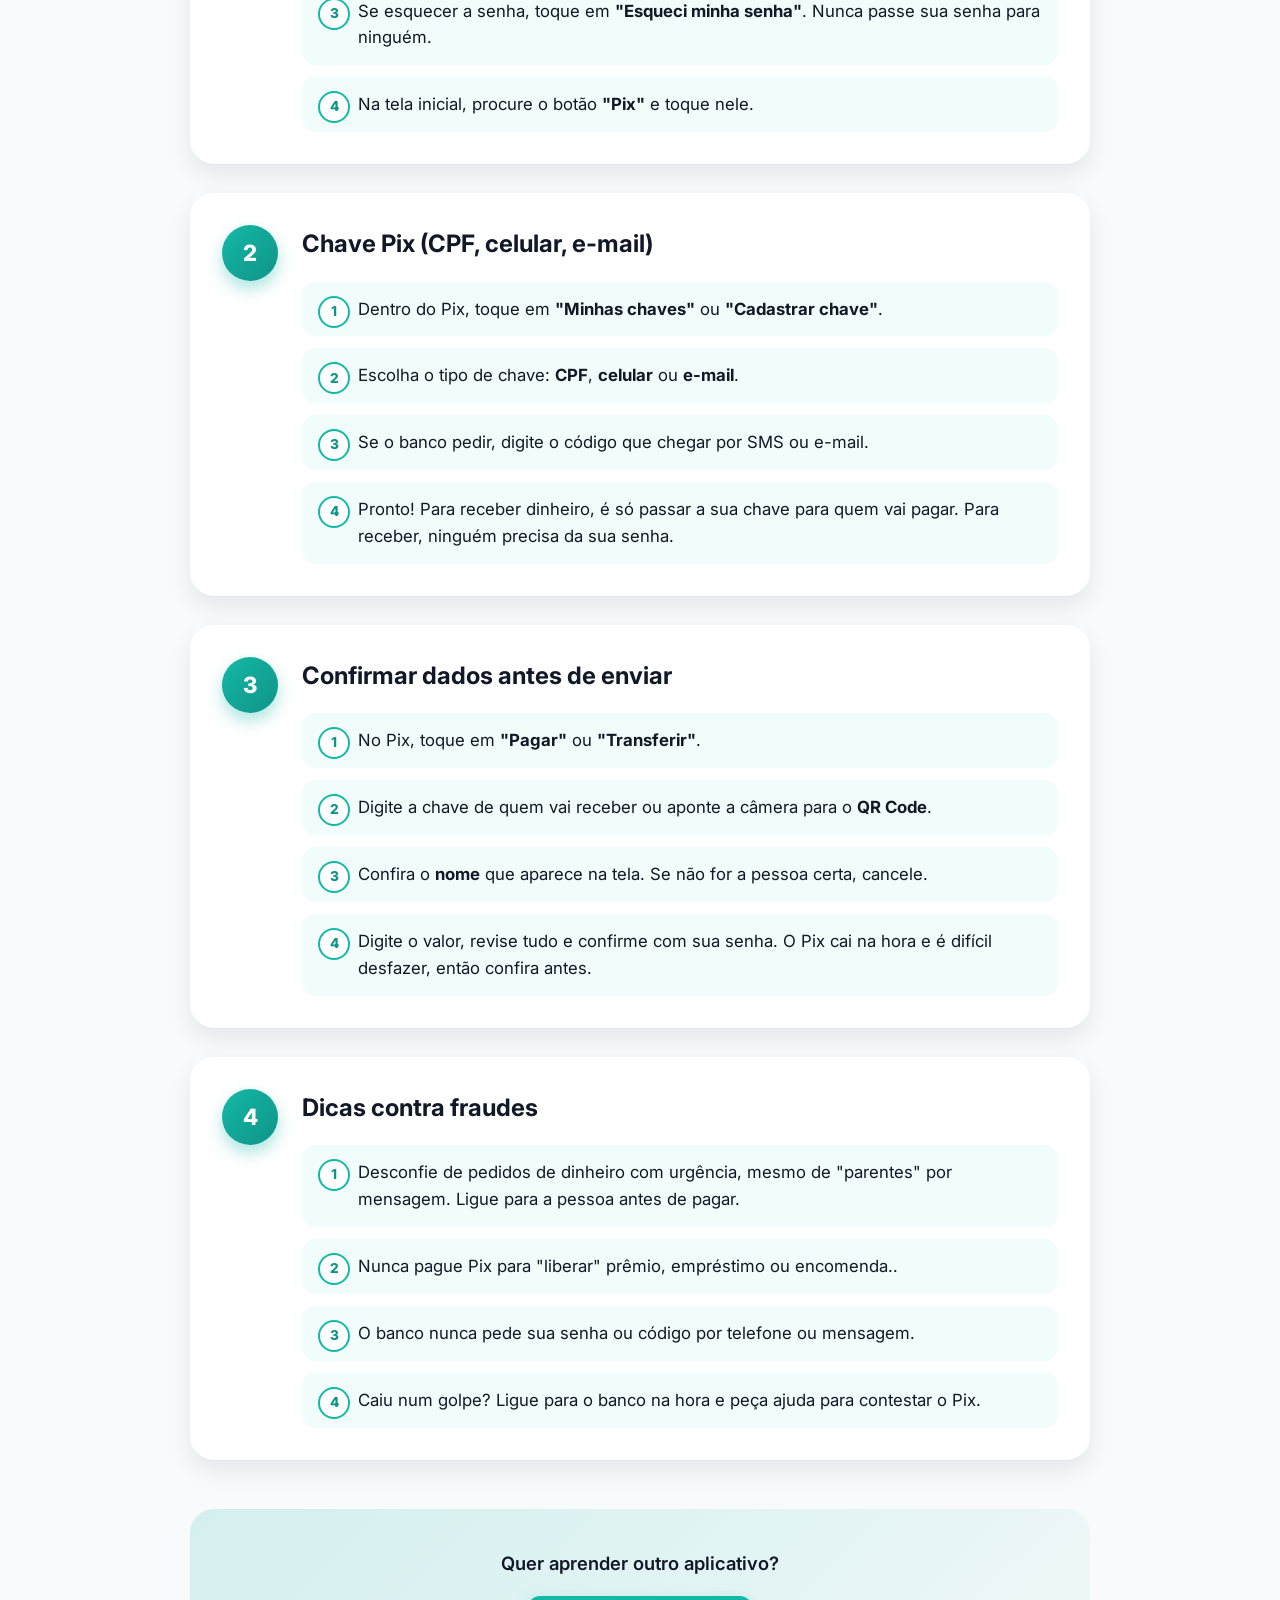
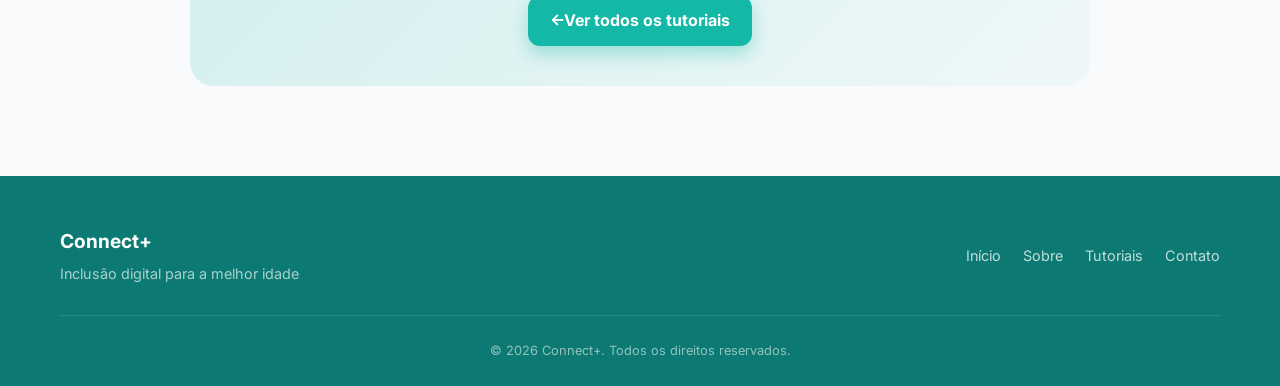
<file: pix.html>
<!DOCTYPE html>
<html lang="pt-br">
<head>
  <meta charset="utf-8" />
  <meta name="viewport" content="width=device-width, initial-scale=1" />
  <title>Guia para usar o Pix sem medo | Connect+</title>
  <link rel="icon" href="IMG/logoconnect.svg" type="IMG/logo">
  <meta name="description" content="Guia passo a passo do Pix para iniciantes: como acessar o app do banco, cadastrar uma chave, enviar dinheiro com segurança e evitar golpes."/>
  <link rel="preconnect" href="https://fonts.googleapis.com" />
  <link rel="preconnect" href="https://fonts.gstatic.com" crossorigin />
  <link href="https://fonts.googleapis.com/css2?family=Inter:wght@400;600;800&display=swap" rel="stylesheet" />
  <link rel="stylesheet" href="CSS/style.css" />
  <link rel="stylesheet" href="CSS/navbar.css" />
  <link rel="stylesheet" href="CSS/pix.css" />

</head>
<body>
  <!-- Cabeçalho (igual ao da home, com os caminhos ajustados) -->
   <header class="site-header" role="banner">
  <div class="container header__inner">
    <a class="brand" href="index.html" aria-label="Página inicial Connect+">
      <img src="IMG/logotipo.connect.svg" alt="Connect+" class="brand__logo" />
    </a>

    <button class="nav-toggle" type="button" aria-label="Abrir menu" aria-expanded="false" aria-controls="menu-principal">
      <span></span><span></span><span></span>
    </button>

    <div class="header__menu" id="menu-principal">
      <form class="search" role="search" action="#" onsubmit="return false;">
        <input type="search" class="search__input" placeholder="O que você quer aprender hoje?..." aria-label="O que você quer aprender hoje?" />
        <button type="submit" class="search__clear" aria-label="Limpar busca">✕</button>
      </form>

      <nav class="nav" aria-label="principal">
        <ul class="nav__list">
          <li><a href="index.html#inicio">Início</a></li>
          <li><a href="index.html#cursos">Tutoriais</a></li>
          <li><a href="index.html#sobre-nos">Sobre</a></li>
          <li><a href="contato.html">Contato</a></li>
        </ul>
      </nav>
    </div>
  </div>
</header>

  <main>
    <!-- Topo da página de tutorial -->
    <section class="tutorial-hero">
      <div class="container tutorial-hero__inner">
        <div class="tutorial-hero__media">
          <img src="IMG/pixbanner.svg" alt="Mão segurando celular com o Pix aberto" />
        </div>
        <div class="tutorial-hero__text">
          <a class="tutorial-back" href="../index.html#cursos">← Voltar para tutoriais</a>
          <h1>Como usar<br />o <span class="tutorial-hero__highlight">Pix</span></h1>
          <p>
          Um guia bem simples, passo a passo, pra você aprender a pagar, transferir
  e receber dinheiro pelo banco com segurança.
         </p>
       </div>
     </div>
    </section>

    <!-- Vídeo de apoio -->
     <section class="tutorial-video">
      <div class="container">
        <h2>Assista ao tutorial</h2>
        <p>Prefere ver como se faz? Dê o play e acompanhe, depois confira o passo a passo escrito.</p>
        <div class="tutorial-video__frame">
          <video controls preload="metadata">
            <source src="VIDEO/pixtutorial.mov" type="video/mp4">
          </video>
        </div>
      </div>
     </section>

    <!-- Passo a passo -->
    <section class="tutorial-steps">
      <div class="container">

        <article class="tutorial-step" id="passo-1">
          <div class="tutorial-step__number" aria-hidden="true">1</div>
          <div class="tutorial-step__content">
            <h2>Como acessar o app do banco</h2>
            <ol>
              <li>Toque no ícone do aplicativo do seu banco na tela do celular.</li>
              <li>Entre com sua senha, digital ou reconhecimento do rosto.</li>
              <li>Se esquecer a senha, toque em <strong>"Esqueci minha senha"</strong>. Nunca passe sua senha para ninguém.</li>
              <li>Na tela inicial, procure o botão <strong>"Pix"</strong> e toque nele.</li>
            </ol>
          </div>
        </article>

        <article class="tutorial-step" id="passo-2">
          <div class="tutorial-step__number" aria-hidden="true">2</div>
          <div class="tutorial-step__content">
            <h2>Chave Pix (CPF, celular, e-mail)</h2>
            <ol>
              <li>Dentro do Pix, toque em <strong>"Minhas chaves"</strong> ou <strong>"Cadastrar chave"</strong>.</li>
              <li>Escolha o tipo de chave: <strong>CPF</strong>, <strong>celular</strong> ou <strong>e-mail</strong>.</li>
              <li>Se o banco pedir, digite o código que chegar por SMS ou e-mail.</li>
              <li>Pronto! Para receber dinheiro, é só passar a sua chave para quem vai pagar. Para receber, ninguém precisa da sua senha.</li>
            </ol>
          </div>
        </article>

        <article class="tutorial-step" id="passo-3">
          <div class="tutorial-step__number" aria-hidden="true">3</div>
          <div class="tutorial-step__content">
            <h2>Confirmar dados antes de enviar</h2>
            <ol>
              <li>No Pix, toque em <strong>"Pagar"</strong> ou <strong>"Transferir"</strong>.</li>
              <li>Digite a chave de quem vai receber ou aponte a câmera para o <strong>QR Code</strong>.</li>
              <li>Confira o <strong>nome</strong> que aparece na tela. Se não for a pessoa certa, cancele.</li>
              <li>Digite o valor, revise tudo e confirme com sua senha. O Pix cai na hora e é difícil desfazer, então confira antes.</li>
            </ol>
          </div>
        </article>

        <article class="tutorial-step" id="passo-4">
          <div class="tutorial-step__number" aria-hidden="true">4</div>
          <div class="tutorial-step__content">
            <h2>Dicas contra fraudes</h2>
            <ol>
              <li>Desconfie de pedidos de dinheiro com urgência, mesmo de "parentes" por mensagem. Ligue para a pessoa antes de pagar.</li>
              <li>Nunca pague Pix para "liberar" prêmio, empréstimo ou encomenda.</strong>.</li>
              <li>O banco nunca pede sua senha ou código por telefone ou mensagem.</li>
              <li>Caiu num golpe? Ligue para o banco na hora e peça ajuda para contestar o Pix.</li>
            </ol>
          </div>
        </article>

      </div>
    </section>

    <!-- Chamada para outros tutoriais -->
    <section class="tutorial-next">
      <div class="container tutorial-next__inner">
        <p>Quer aprender outro aplicativo?</p>
        <a class="btn btn--primary" href="../index.html#cursos">←Ver todos os tutoriais</a>
      </div>
    </section>
  </main>

  <!-- Rodapé (igual ao da home) -->
  <footer class="site-footer" id="contato">
    <div class="container footer__inner">
      <div class="footer__brand">
        <strong>Connect+</strong>
        <span class="footer__tagline">Inclusão digital para a melhor idade</span>
      </div>
      <div class="footer__links">
        <a href="../index.html#inicio">Início</a>
        <a href="../index.html#sobre-nos">Sobre</a>
        <a href="../index.html#cursos">Tutoriais</a>
        <a href="contato.html">Contato</a>
      </div>
      <p class="footer__copy">© 2026 Connect+. Todos os direitos reservados.</p>
    </div>
  </footer>
  <script src="JS/navbar.js" defer></script>
  <div vw class="enabled">
  <div vw-access-button class="active"></div>
  <div vw-plugin-wrapper>
    <div class="vw-plugin-top-wrapper"></div>
  </div>
</div>
<script src="https://vlibras.gov.br/app/vlibras-plugin.js"></script>
<script>
  new window.VLibras.Widget('https://vlibras.gov.br/app');
</script>
</body>
</html>
</file>
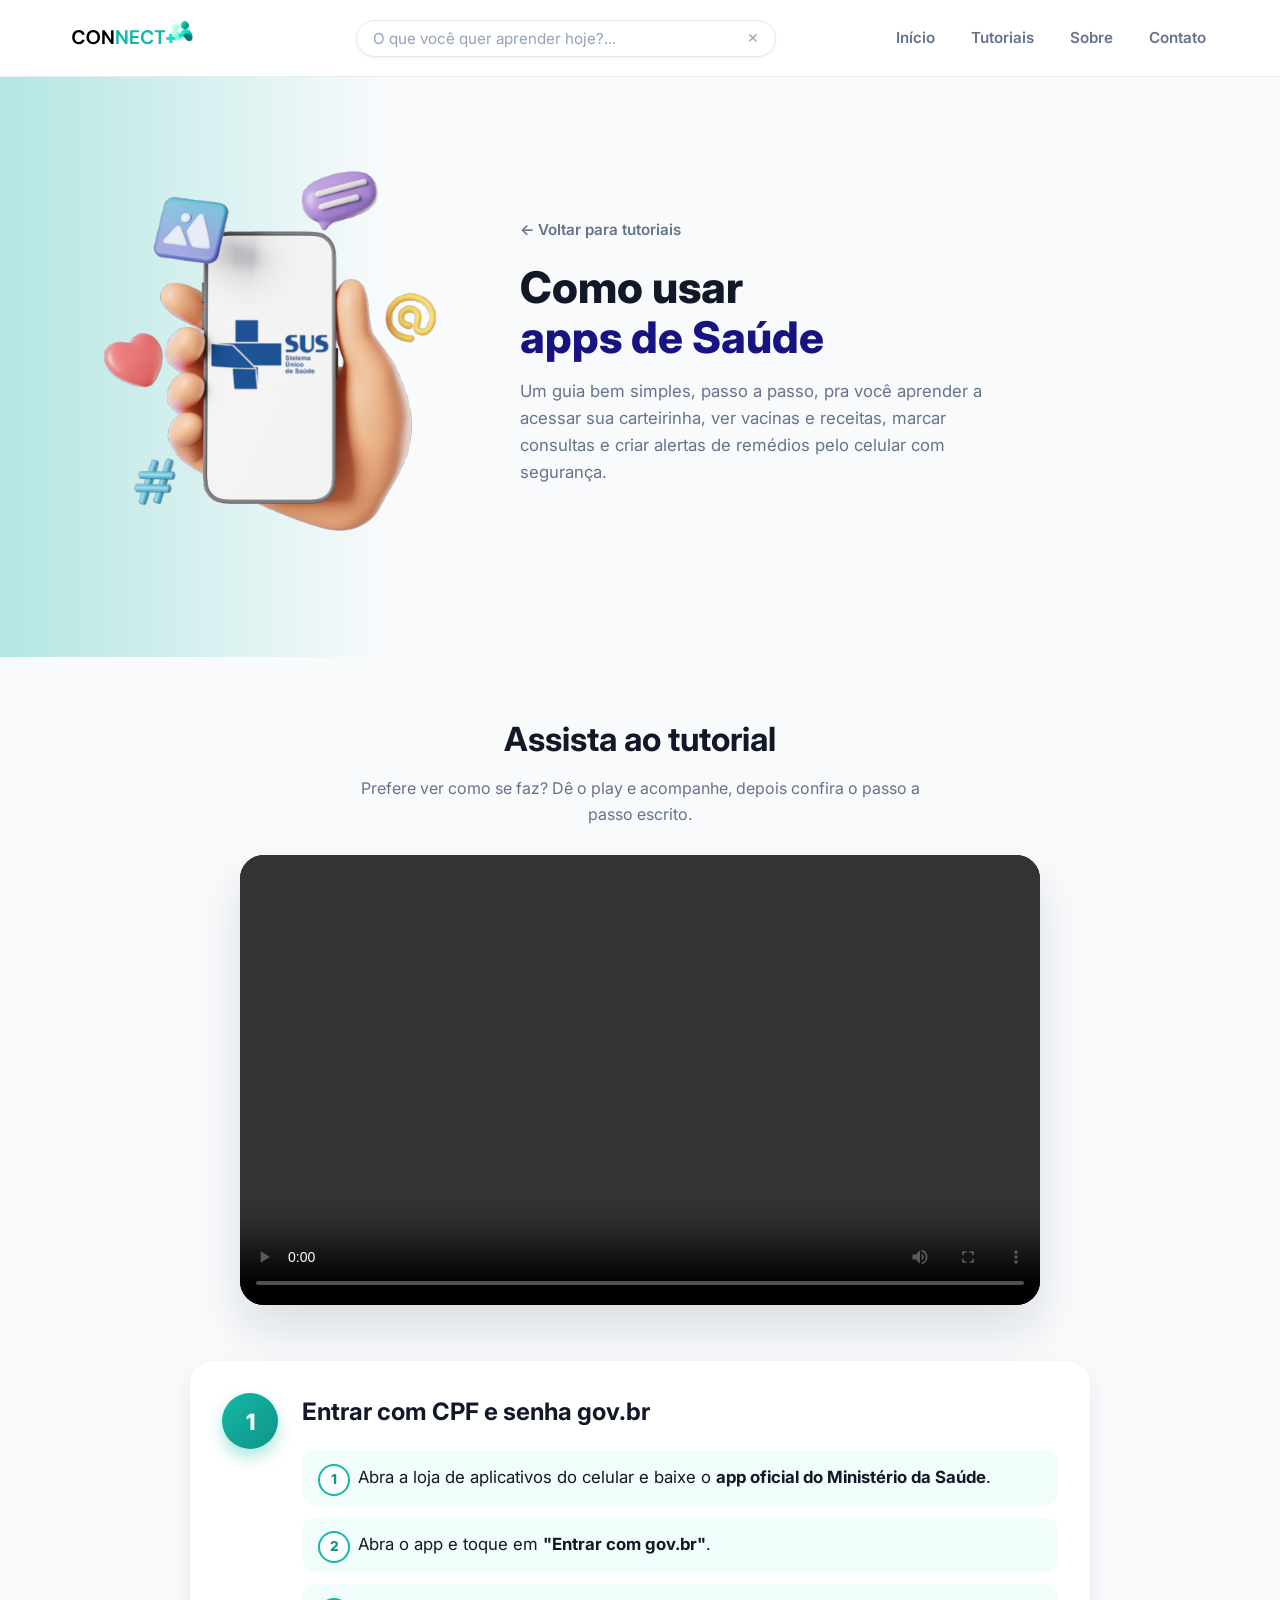
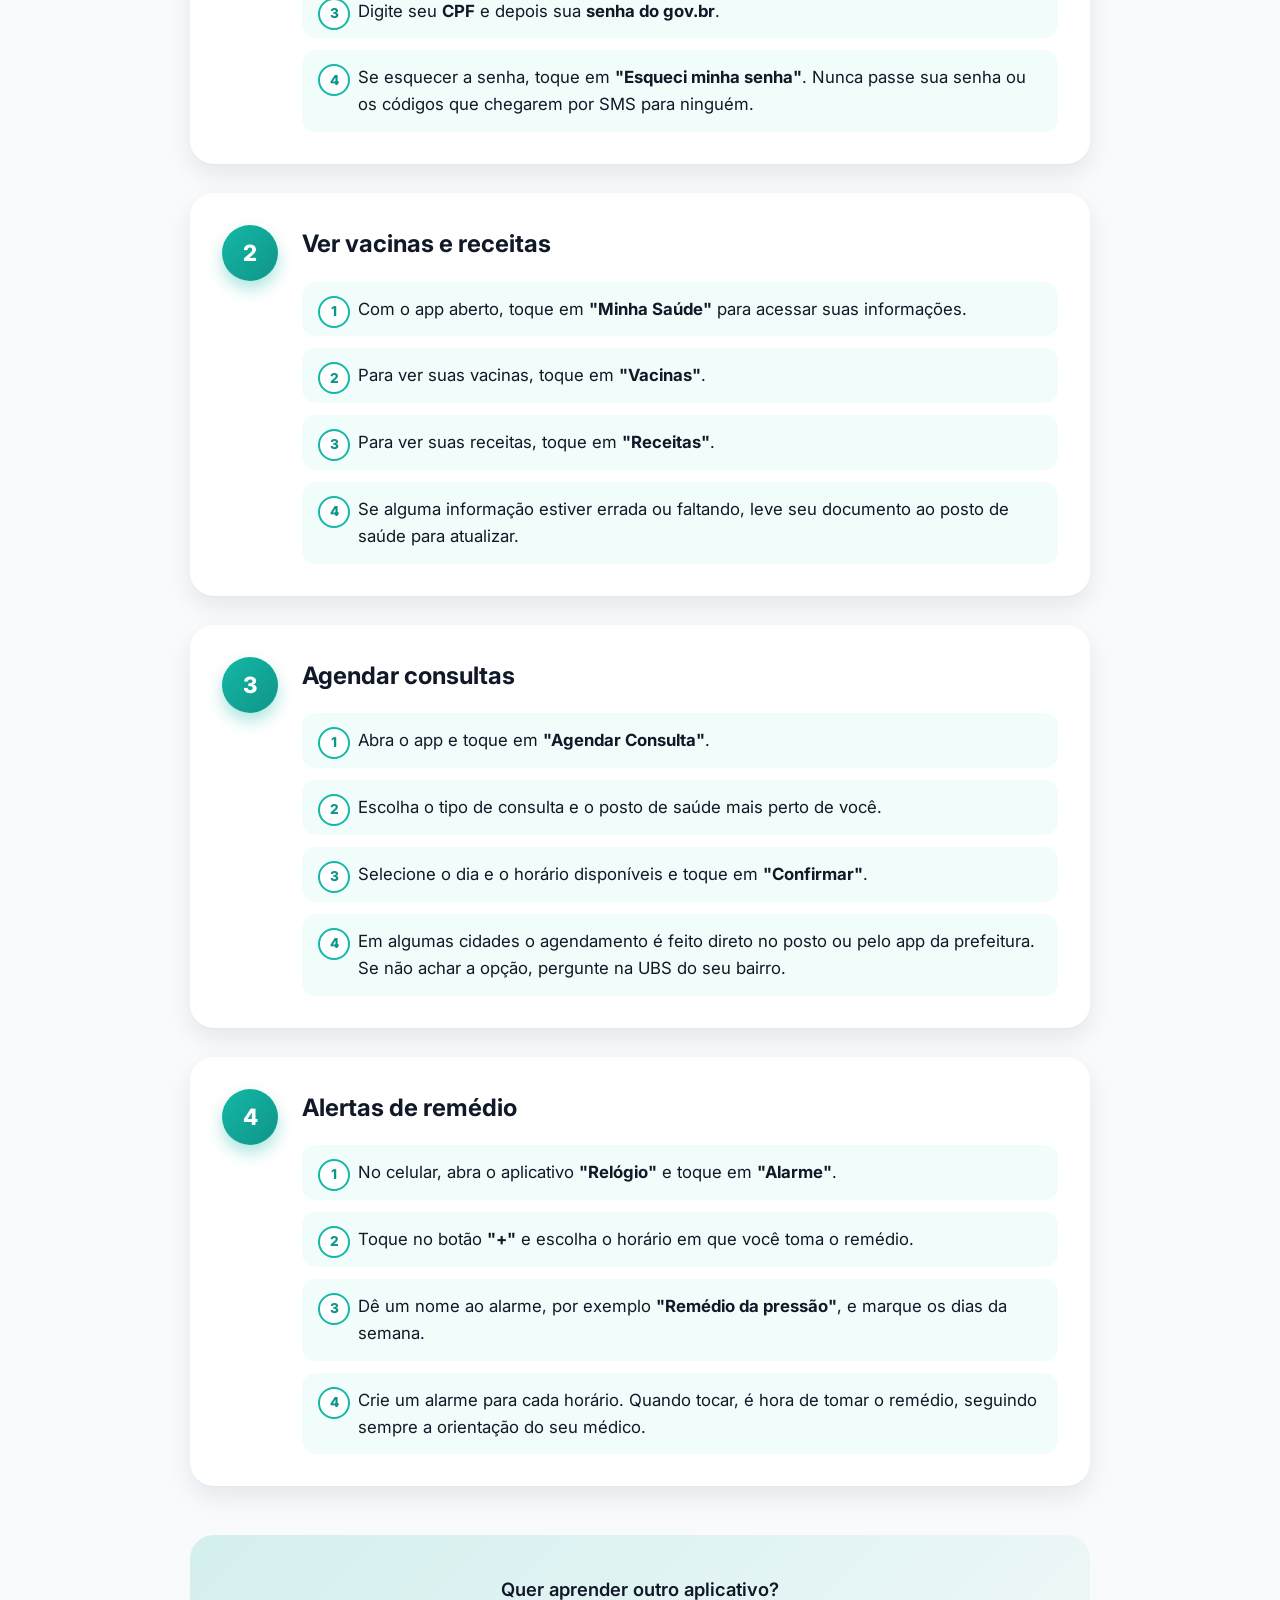
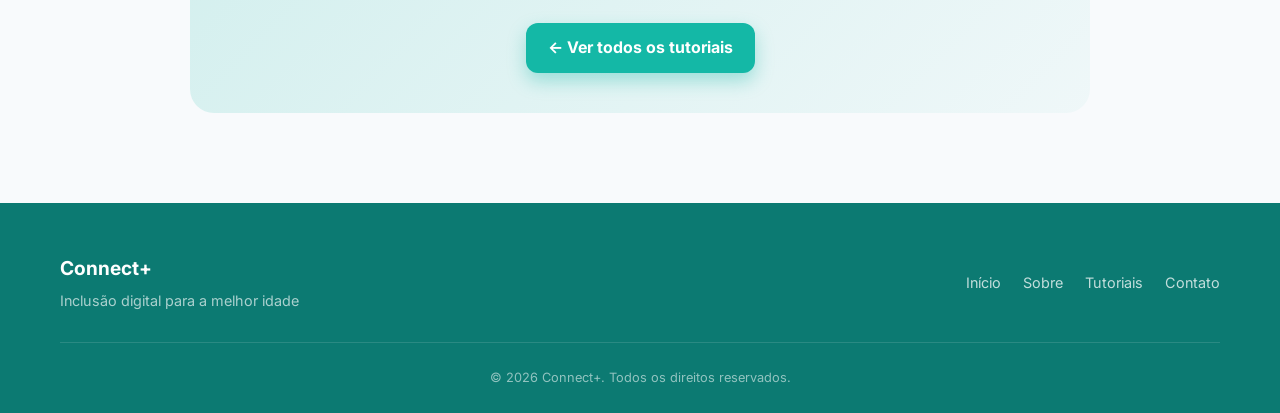
<file: saude.html>
<!DOCTYPE html>
<html lang="pt-br">
<head>
  <meta charset="utf-8" />
  <meta name="viewport" content="width=device-width, initial-scale=1" />
  <title>Como usar os apps de Saúde | Connect+</title>
  <link rel="icon" href="IMG/logoconnect.svg" type="IMG/logo">
  <meta name="description" content="Guia passo a passo de saúde digital para iniciantes: entrar com gov.br, ver vacinas e receitas, agendar consultas e criar alertas de remédios." />
  <link rel="preconnect" href="https://fonts.googleapis.com" />
  <link rel="preconnect" href="https://fonts.gstatic.com" crossorigin />
  <link href="https://fonts.googleapis.com/css2?family=Inter:wght@400;600;800&display=swap" rel="stylesheet" />
  <link rel="stylesheet" href="CSS/style.css" />
  <link rel="stylesheet" href="CSS/navbar.css" />
  <link rel="stylesheet" href="CSS/saude.css" />

</head>
<body>
  <!-- cabeçalho (igual ao da home, com os caminhos ajustados) -->
   <header class="site-header" role="banner">
  <div class="container header__inner">
    <a class="brand" href="index.html" aria-label="Página inicial Connect+">
      <img src="IMG/logotipo.connect.svg" alt="Connect+" class="brand__logo" />
    </a>

    <button class="nav-toggle" type="button" aria-label="Abrir menu" aria-expanded="false" aria-controls="menu-principal">
      <span></span><span></span><span></span>
    </button>

    <div class="header__menu" id="menu-principal">
      <form class="search" role="search" action="#" onsubmit="return false;">
        <input type="search" class="search__input" placeholder="O que você quer aprender hoje?..." aria-label="O que você quer aprender hoje?" />
        <button type="submit" class="search__clear" aria-label="Limpar busca">✕</button>
      </form>

      <nav class="nav" aria-label="principal">
        <ul class="nav__list">
          <li><a href="index.html#inicio">Início</a></li>
          <li><a href="index.html#cursos">Tutoriais</a></li>
          <li><a href="index.html#sobre-nos">Sobre</a></li>
          <li><a href="contato.html">Contato</a></li>
        </ul>
      </nav>
    </div>
  </div>
</header>

  <main>
    <!-- Topo da página de tutorial -->
    <section class="tutorial-hero">
      <div class="container tutorial-hero__inner">
        <div class="tutorial-hero__media">
          <img src="IMG/saudebanner.svg" alt="Mão segurando celular com o aplicativo de saúde aberto" />
      </div>
      <div class="tutorial-hero__text">
         <a class="tutorial-back" href="../index.html#cursos">← Voltar para tutoriais</a>
         <h1>Como usar<br/><span class="tutorial-hero__highlight">apps de Saúde</span></h1>
        <p>
         Um guia bem simples, passo a passo, pra você aprender a acessar sua carteirinha, ver vacinas e receitas, marcar 
         consultas e criar alertas de remédios pelo celular com segurança.
         </p>
       </div>
     </div>
    </section>

    <!-- vídeo de apoio -->
     <section class="tutorial-video">
      <div class="container">
        <h2>Assista ao tutorial</h2>
        <p>Prefere ver como se faz? Dê o play e acompanhe, depois confira o passo a passo escrito.</p>
        <div class="tutorial-video__frame">
          <video controls preload="metadata">
            <source src="VIDEO/embreve.mp4" type="video/mp4">
          </video>
        </div>
      </div>
     </section>

    <!-- passo a passo -->
    <section class="tutorial-steps">
      <div class="container">

        <article class="tutorial-step" id="passo-1">
          <div class="tutorial-step__number" aria-hidden="true">1</div>
          <div class="tutorial-step__content">
            <h2>Entrar com CPF e senha gov.br</h2>
            <ol>
              <li>Abra a loja de aplicativos do celular e baixe o <strong>app oficial do Ministério da Saúde</strong>.</li>
              <li>Abra o app e toque em <strong>"Entrar com gov.br"</strong>.</li>
              <li>Digite seu <strong>CPF</strong> e depois sua <strong>senha do gov.br</strong>.</li>
              <li>Se esquecer a senha, toque em <strong>"Esqueci minha senha"</strong>. Nunca passe sua senha ou os códigos que chegarem por SMS para ninguém.</li>
            </ol>
          </div>
        </article>

        <article class="tutorial-step" id="passo-2">
          <div class="tutorial-step__number" aria-hidden="true">2</div>
          <div class="tutorial-step__content">
            <h2>Ver vacinas e receitas</h2>
            <ol>
              <li>Com o app aberto, toque em <strong>"Minha Saúde"</strong> para acessar suas informações.</li>
              <li>Para ver suas vacinas, toque em <strong>"Vacinas"</strong>.</li>
              <li>Para ver suas receitas, toque em <strong>"Receitas"</strong>.</li>
              <li>Se alguma informação estiver errada ou faltando, leve seu documento ao posto de saúde para atualizar.</li>
            </ol>
          </div>
        </article>

        <article class="tutorial-step" id="passo-3">
          <div class="tutorial-step__number" aria-hidden="true">3</div>
          <div class="tutorial-step__content">
            <h2>Agendar consultas</h2>
            <ol>
              <li>Abra o app e toque em <strong>"Agendar Consulta"</strong>.</li>
              <li>Escolha o tipo de consulta e o posto de saúde mais perto de você.</li>
              <li>Selecione o dia e o horário disponíveis e toque em <strong>"Confirmar"</strong>.</li>
              <li>Em algumas cidades o agendamento é feito direto no posto ou pelo app da prefeitura. Se não achar a opção, pergunte na UBS do seu bairro.</li>
            </ol>
          </div>
        </article>

        <article class="tutorial-step" id="passo-4">
          <div class="tutorial-step__number" aria-hidden="true">4</div>
          <div class="tutorial-step__content">
            <h2>Alertas de remédio</h2>
            <ol>
              <li>No celular, abra o aplicativo <strong>"Relógio"</strong> e toque em <strong>"Alarme"</strong>.</li>
              <li>Toque no botão <strong>"+"</strong> e escolha o horário em que você toma o remédio.</li>
              <li>Dê um nome ao alarme, por exemplo <strong>"Remédio da pressão"</strong>, e marque os dias da semana.</li>
              <li>Crie um alarme para cada horário. Quando tocar, é hora de tomar o remédio, seguindo sempre a orientação do seu médico.</li>
            </ol>
          </div>
        </article>

      </div>
    </section>

    <!-- chamada para outros tutoriais -->
    <section class="tutorial-next">
      <div class="container tutorial-next__inner">
        <p>Quer aprender outro aplicativo?</p>
        <a class="btn btn--primary" href="../index.html#cursos">← Ver todos os tutoriais</a>
      </div>
    </section>
  </main>

  <!-- rodapé (igual ao da home) -->
  <footer class="site-footer" id="contato">
    <div class="container footer__inner">
      <div class="footer__brand">
        <strong>Connect+</strong>
        <span class="footer__tagline">Inclusão digital para a melhor idade</span>
      </div>
      <div class="footer__links">
        <a href="../index.html#inicio">Início</a>
        <a href="../index.html#sobre-nos">Sobre</a>
        <a href="../index.html#cursos">Tutoriais</a>
        <a href="contato.html">Contato</a>
      </div>
      <p class="footer__copy">© 2026 Connect+. Todos os direitos reservados.</p>
    </div>
  </footer>
  <script src="JS/navbar.js" defer></script>
  <div vw class="enabled">
  <div vw-access-button class="active"></div>
  <div vw-plugin-wrapper>
    <div class="vw-plugin-top-wrapper"></div>
  </div>
</div>
<script src="https://vlibras.gov.br/app/vlibras-plugin.js"></script>
<script>
  new window.VLibras.Widget('https://vlibras.gov.br/app');
</script>
</body>
</html>
</file>
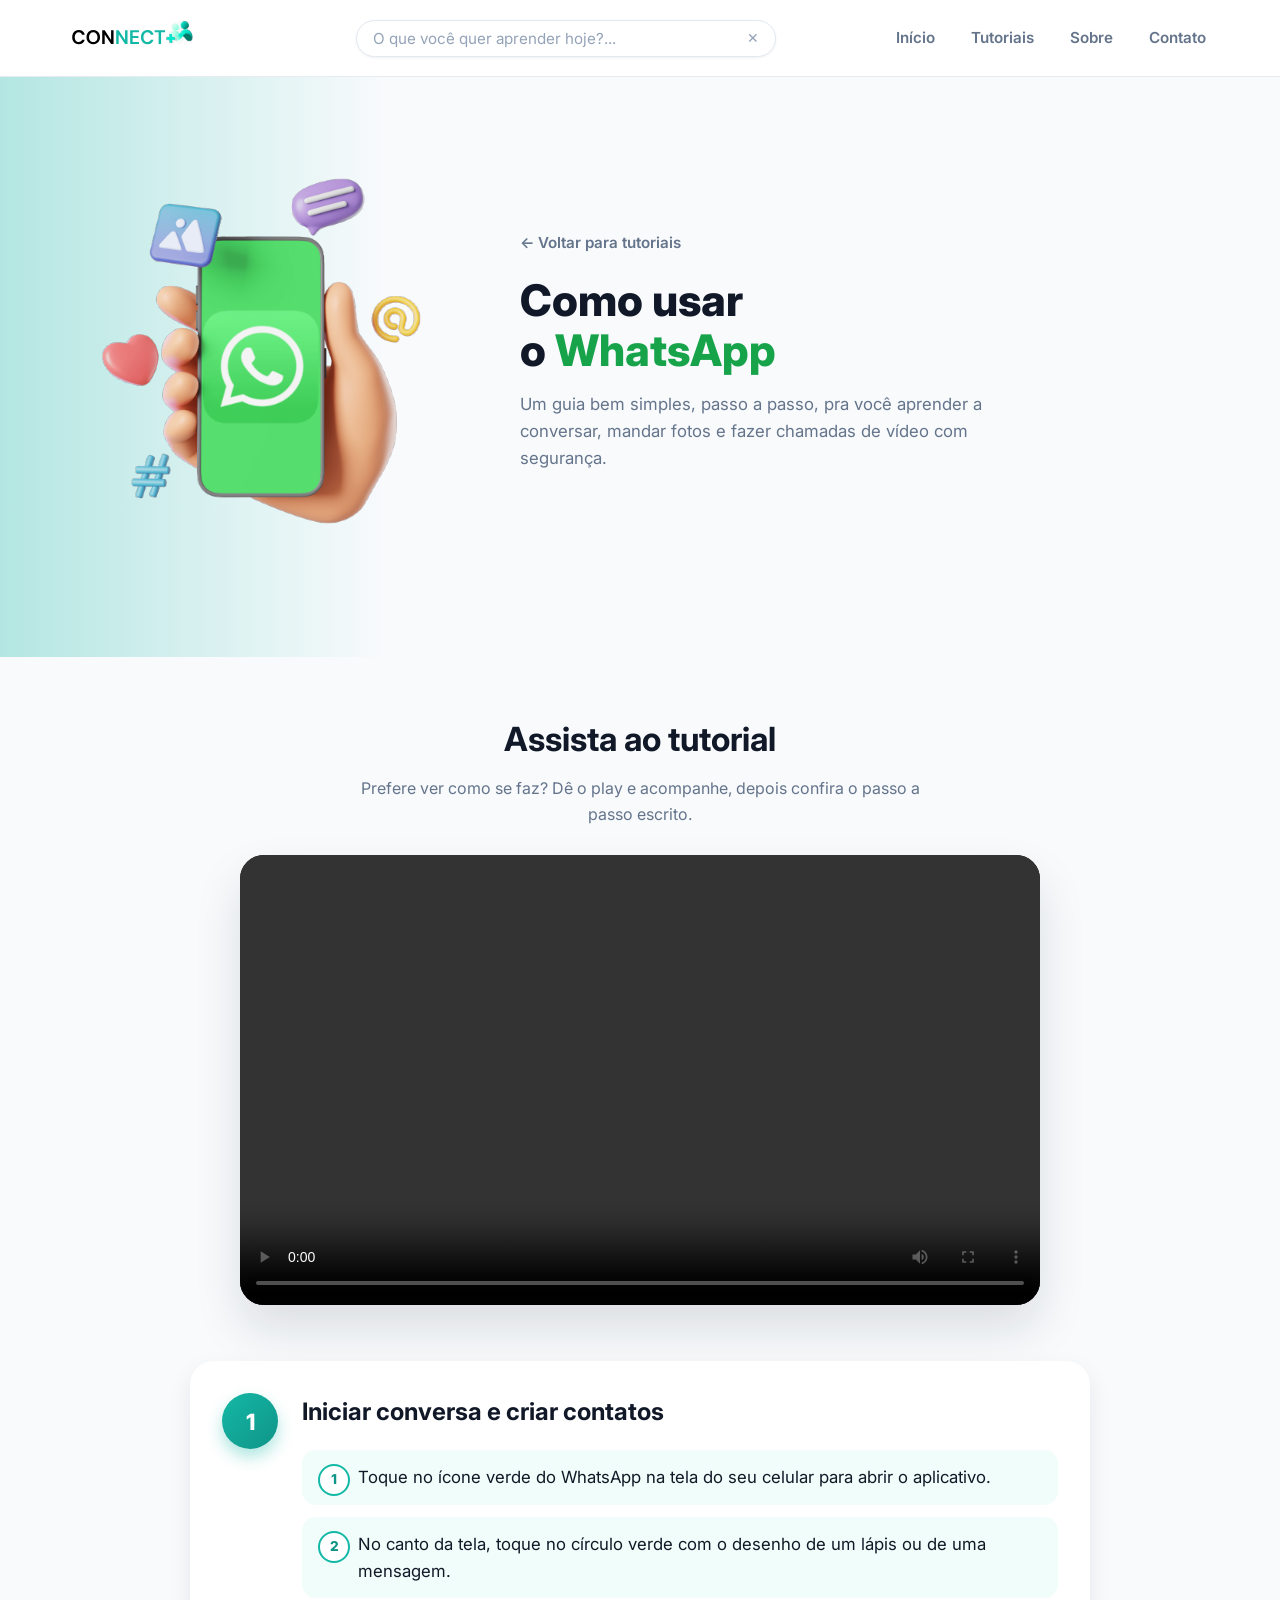
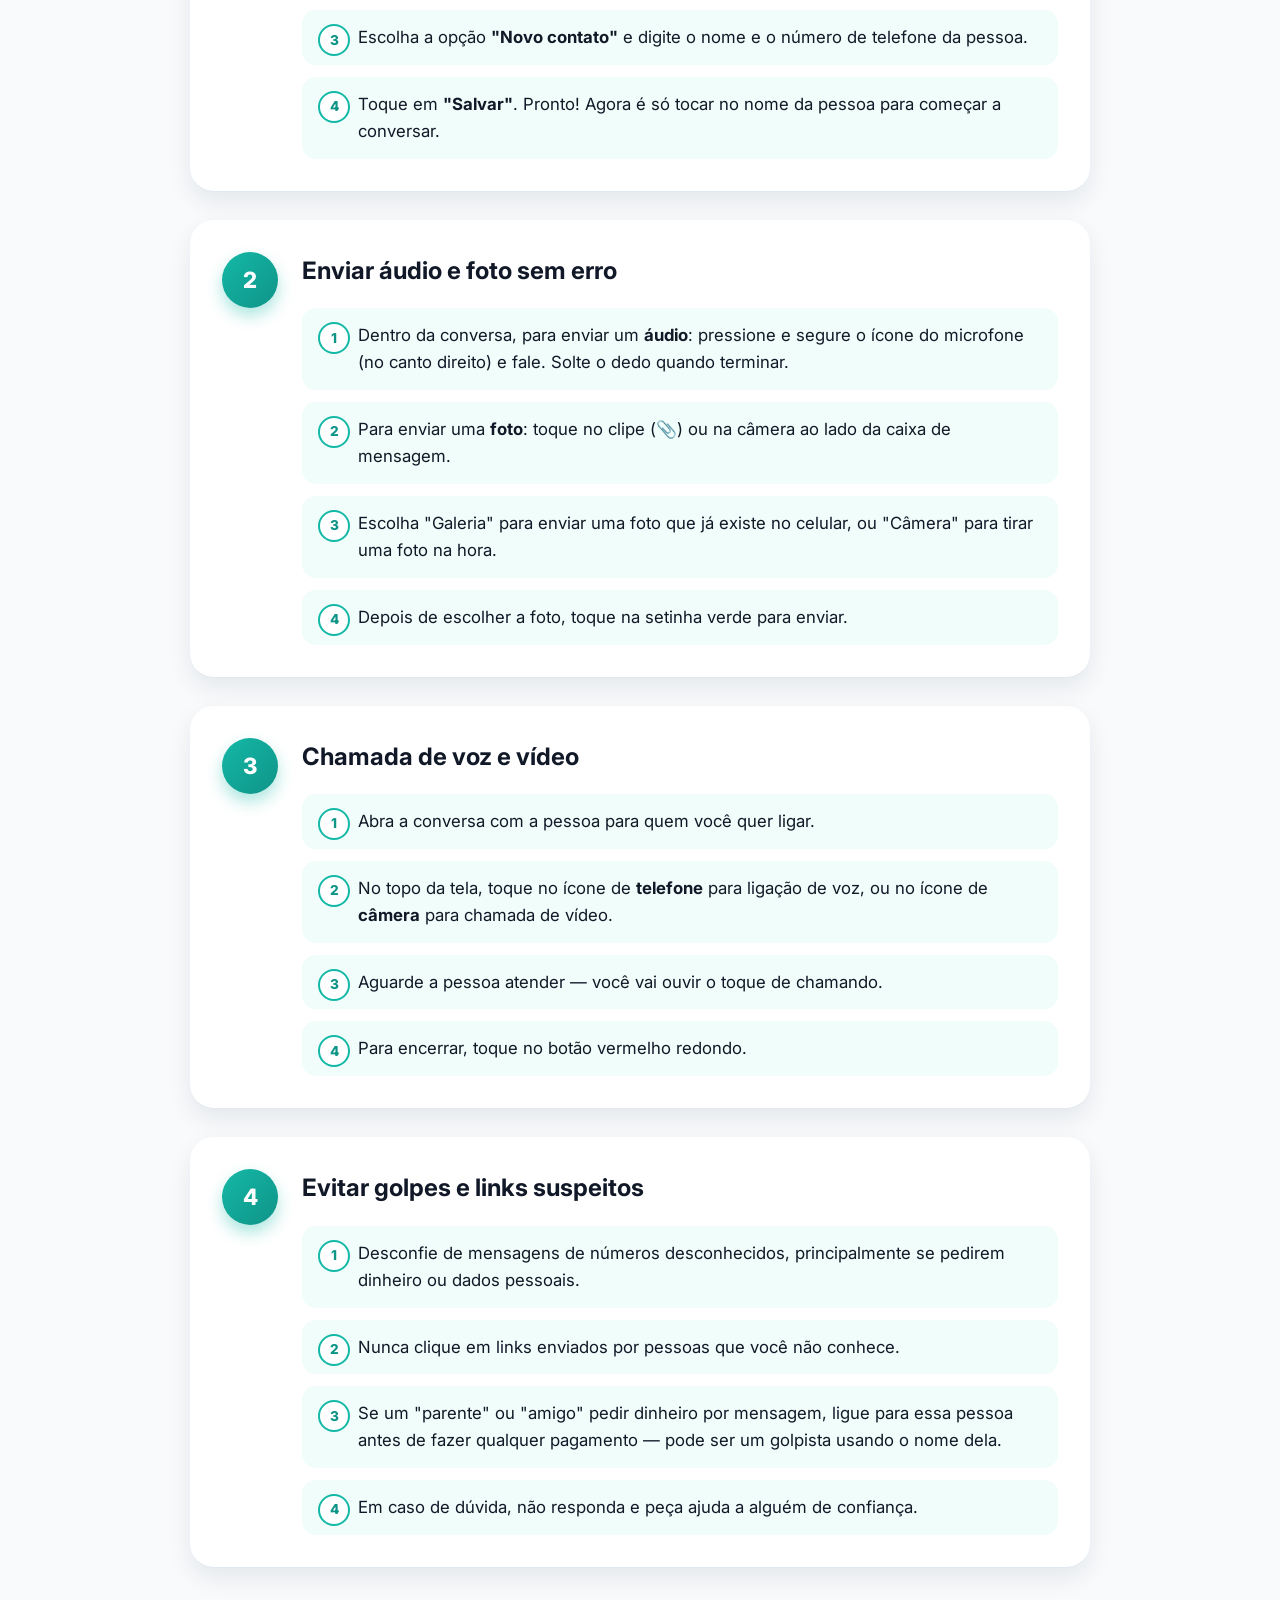
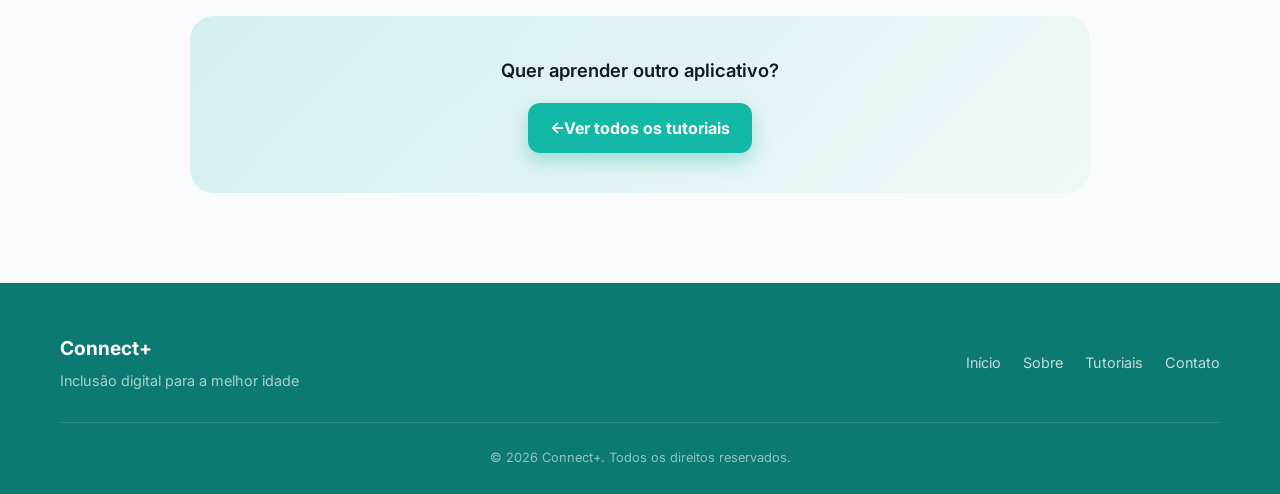
<file: whatsapp.html>
<!DOCTYPE html>
<html lang="pt-br">
<head>
  <meta charset="utf-8" />
  <meta name="viewport" content="width=device-width, initial-scale=1" />
  <title>Como usar o WhatsApp | Connect+</title>
  <link rel="icon" href="IMG/logoconnect.svg" type="IMG/logo">
  <meta name="description" content="Guia passo a passo de WhatsApp para iniciantes: como conversar, enviar fotos e áudios, fazer chamadas de vídeo e evitar golpes." />
  <link rel="preconnect" href="https://fonts.googleapis.com" />
  <link rel="preconnect" href="https://fonts.gstatic.com" crossorigin />
  <link href="https://fonts.googleapis.com/css2?family=Inter:wght@400;600;800&display=swap" rel="stylesheet" />
  <link rel="stylesheet" href="CSS/style.css" />
  <link rel="stylesheet" href="CSS/navbar.css" />
  <link rel="stylesheet" href="CSS/whatsapp.css" />

</head>
<body>
  <!-- Cabeçalho (igual ao da home, com os caminhos ajustados) -->
  <header class="site-header" role="banner">
  <div class="container header__inner">
    <a class="brand" href="index.html" aria-label="Página inicial Connect+">
      <img src="IMG/logotipo.connect.svg" alt="Connect+" class="brand__logo" />
    </a>

    <button class="nav-toggle" type="button" aria-label="Abrir menu" aria-expanded="false" aria-controls="menu-principal">
      <span></span><span></span><span></span>
    </button>

    <div class="header__menu" id="menu-principal">
      <form class="search" role="search" action="#" onsubmit="return false;">
        <input type="search" class="search__input" placeholder="O que você quer aprender hoje?..." aria-label="O que você quer aprender hoje?" />
        <button type="submit" class="search__clear" aria-label="Limpar busca">✕</button>
      </form>

      <nav class="nav" aria-label="principal">
        <ul class="nav__list">
          <li><a href="index.html#inicio">Início</a></li>
          <li><a href="index.html#cursos">Tutoriais</a></li>
          <li><a href="index.html#sobre-nos">Sobre</a></li>
          <li><a href="contato.html">Contato</a></li>
        </ul>
      </nav>
    </div>
  </div>
</header>

  <main>
    <!-- Topo da página de tutorial -->
    <section class="tutorial-hero">
      <div class="container tutorial-hero__inner">
        <div class="tutorial-hero__media">
          <img src="IMG/wppbanner.svg" alt="Mão segurando celular com o WhatsApp aberto" />
      </div>
      <div class="tutorial-hero__text">
         <a class="tutorial-back" href="../index.html#cursos">← Voltar para tutoriais</a>
         <h1>Como usar<br />o <span class="tutorial-hero__highlight">WhatsApp</span></h1>
        <p>
        Um guia bem simples, passo a passo, pra você aprender a conversar,
        mandar fotos e fazer chamadas de vídeo com segurança.
         </p>
       </div>
     </div>
    </section>

    <!-- Vídeo de apoio -->
     <section class="tutorial-video">
      <div class="container">
        <h2>Assista ao tutorial</h2>
        <p>Prefere ver como se faz? Dê o play e acompanhe, depois confira o passo a passo escrito.</p>
        <div class="tutorial-video__frame">
          <video controls preload="metadata">
            <source src="VIDEO/whatsapptutorial .mov" type="video/mp4">
          </video>
        </div>
      </div>
     </section>

    <!-- Passo a passo -->
    <section class="tutorial-steps">
      <div class="container">

        <article class="tutorial-step" id="passo-1">
          <div class="tutorial-step__number" aria-hidden="true">1</div>
          <div class="tutorial-step__content">
            <h2>Iniciar conversa e criar contatos</h2>
            <ol>
              <li>Toque no ícone verde do WhatsApp na tela do seu celular para abrir o aplicativo.</li>
              <li>No canto da tela, toque no círculo verde com o desenho de um lápis ou de uma mensagem.</li>
              <li>Escolha a opção <strong>"Novo contato"</strong> e digite o nome e o número de telefone da pessoa.</li>
              <li>Toque em <strong>"Salvar"</strong>. Pronto! Agora é só tocar no nome da pessoa para começar a conversar.</li>
            </ol>
          </div>
        </article>

        <article class="tutorial-step" id="passo-2">
          <div class="tutorial-step__number" aria-hidden="true">2</div>
          <div class="tutorial-step__content">
            <h2>Enviar áudio e foto sem erro</h2>
            <ol>
              <li>Dentro da conversa, para enviar um <strong>áudio</strong>: pressione e segure o ícone do microfone (no canto direito) e fale. Solte o dedo quando terminar.</li>
              <li>Para enviar uma <strong>foto</strong>: toque no clipe (📎) ou na câmera ao lado da caixa de mensagem.</li>
              <li>Escolha "Galeria" para enviar uma foto que já existe no celular, ou "Câmera" para tirar uma foto na hora.</li>
              <li>Depois de escolher a foto, toque na setinha verde para enviar.</li>
            </ol>
          </div>
        </article>

        <article class="tutorial-step" id="passo-3">
          <div class="tutorial-step__number" aria-hidden="true">3</div>
          <div class="tutorial-step__content">
            <h2>Chamada de voz e vídeo</h2>
            <ol>
              <li>Abra a conversa com a pessoa para quem você quer ligar.</li>
              <li>No topo da tela, toque no ícone de <strong>telefone</strong> para ligação de voz, ou no ícone de <strong>câmera</strong> para chamada de vídeo.</li>
              <li>Aguarde a pessoa atender — você vai ouvir o toque de chamando.</li>
              <li>Para encerrar, toque no botão vermelho redondo.</li>
            </ol>
          </div>
        </article>

        <article class="tutorial-step" id="passo-4">
          <div class="tutorial-step__number" aria-hidden="true">4</div>
          <div class="tutorial-step__content">
            <h2>Evitar golpes e links suspeitos</h2>
            <ol>
              <li>Desconfie de mensagens de números desconhecidos, principalmente se pedirem dinheiro ou dados pessoais.</li>
              <li>Nunca clique em links enviados por pessoas que você não conhece.</li>
              <li>Se um "parente" ou "amigo" pedir dinheiro por mensagem, ligue para essa pessoa antes de fazer qualquer pagamento — pode ser um golpista usando o nome dela.</li>
              <li>Em caso de dúvida, não responda e peça ajuda a alguém de confiança.</li>
            </ol>
          </div>
        </article>

      </div>
    </section>

    <!-- Chamada para outros tutoriais -->
    <section class="tutorial-next">
      <div class="container tutorial-next__inner">
        <p>Quer aprender outro aplicativo?</p>
        <a class="btn btn--primary" href="../index.html#cursos">←Ver todos os tutoriais</a>
      </div>
    </section>
  </main>

  <!-- Rodapé (igual ao da home) -->
  <footer class="site-footer" id="contato">
    <div class="container footer__inner">
      <div class="footer__brand">
        <strong>Connect+</strong>
        <span class="footer__tagline">Inclusão digital para a melhor idade</span>
      </div>
      <div class="footer__links">
        <a href="../index.html#inicio">Início</a>
        <a href="../index.html#sobre-nos">Sobre</a>
        <a href="../index.html#cursos">Tutoriais</a>
        <a href="contato.html">Contato</a>
      </div>
      <p class="footer__copy">© 2026 Connect+. Todos os direitos reservados.</p>
    </div>
  </footer>
  <script src="JS/navbar.js" defer></script>
  <div vw class="enabled">
  <div vw-access-button class="active"></div>
  <div vw-plugin-wrapper>
    <div class="vw-plugin-top-wrapper"></div>
  </div>
</div>
<script src="https://vlibras.gov.br/app/vlibras-plugin.js"></script>
<script>
  new window.VLibras.Widget('https://vlibras.gov.br/app');
</script>
</body>
</html>
</file>
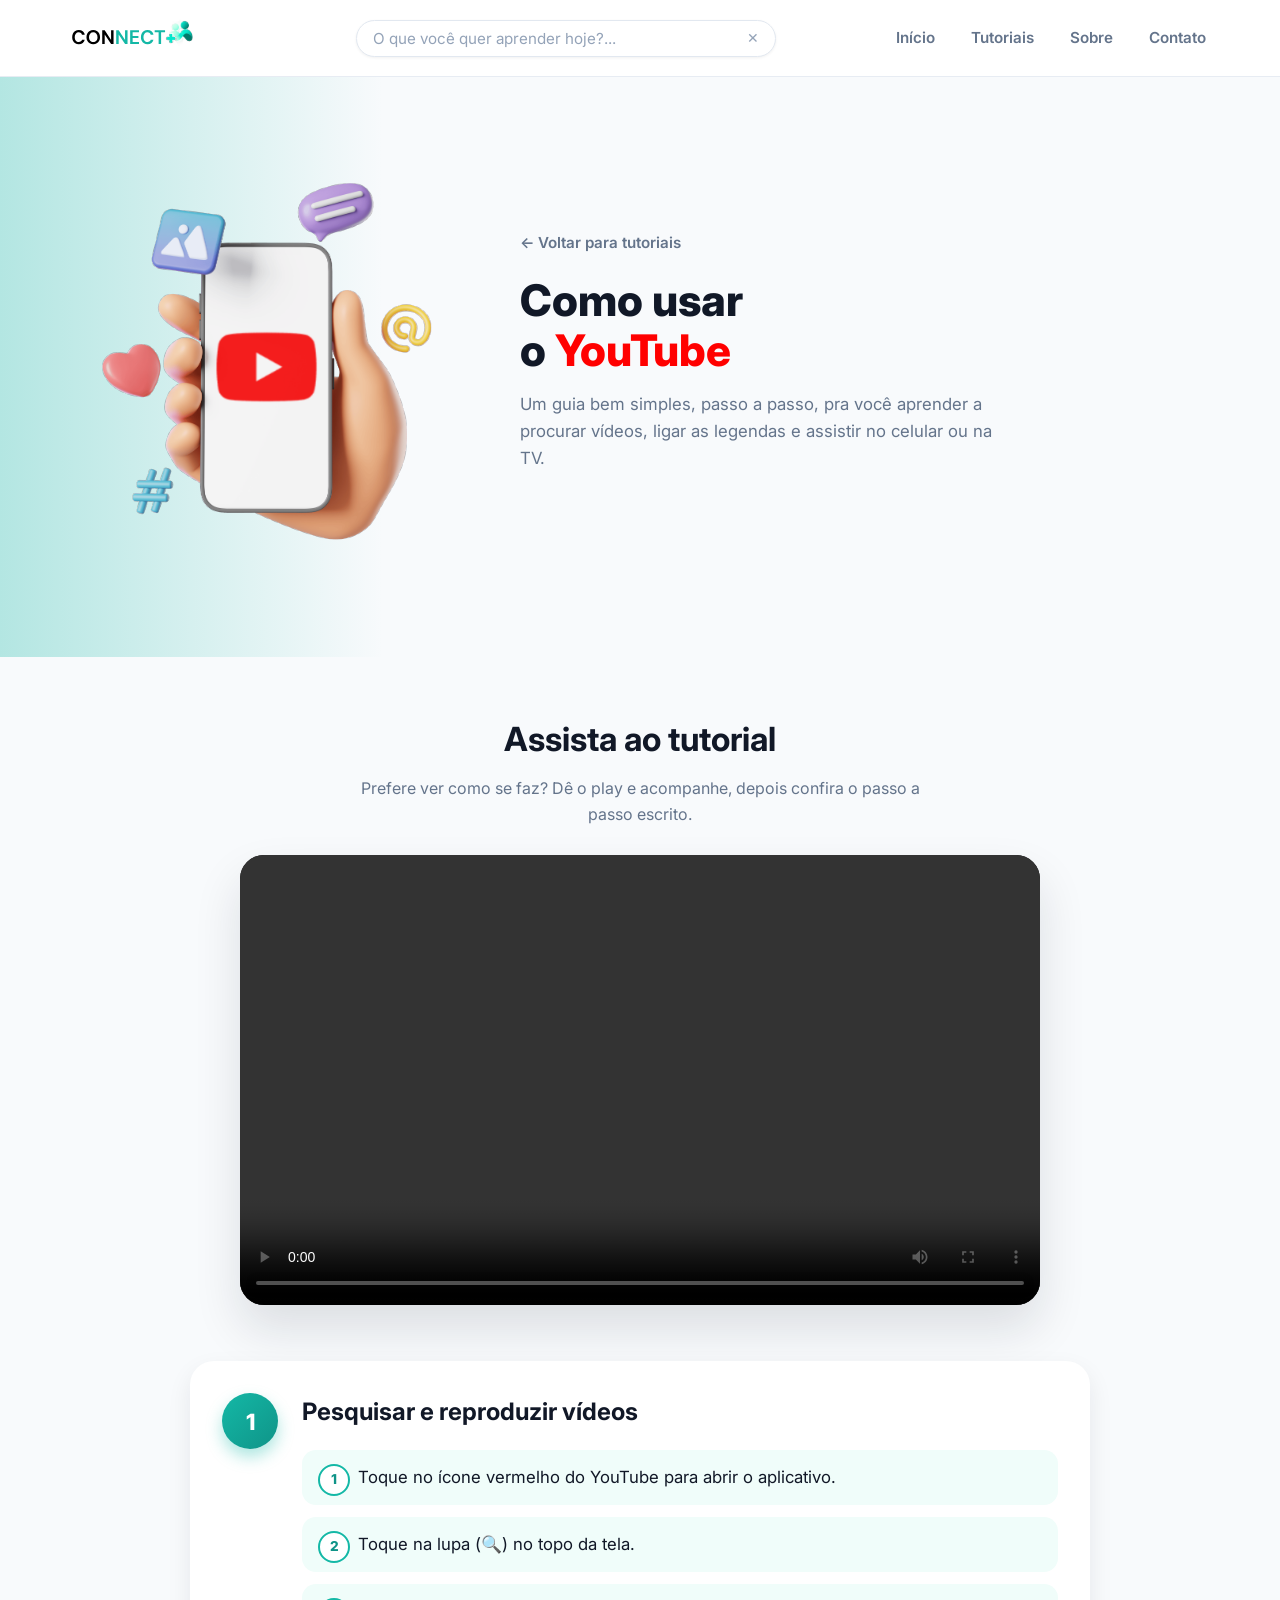
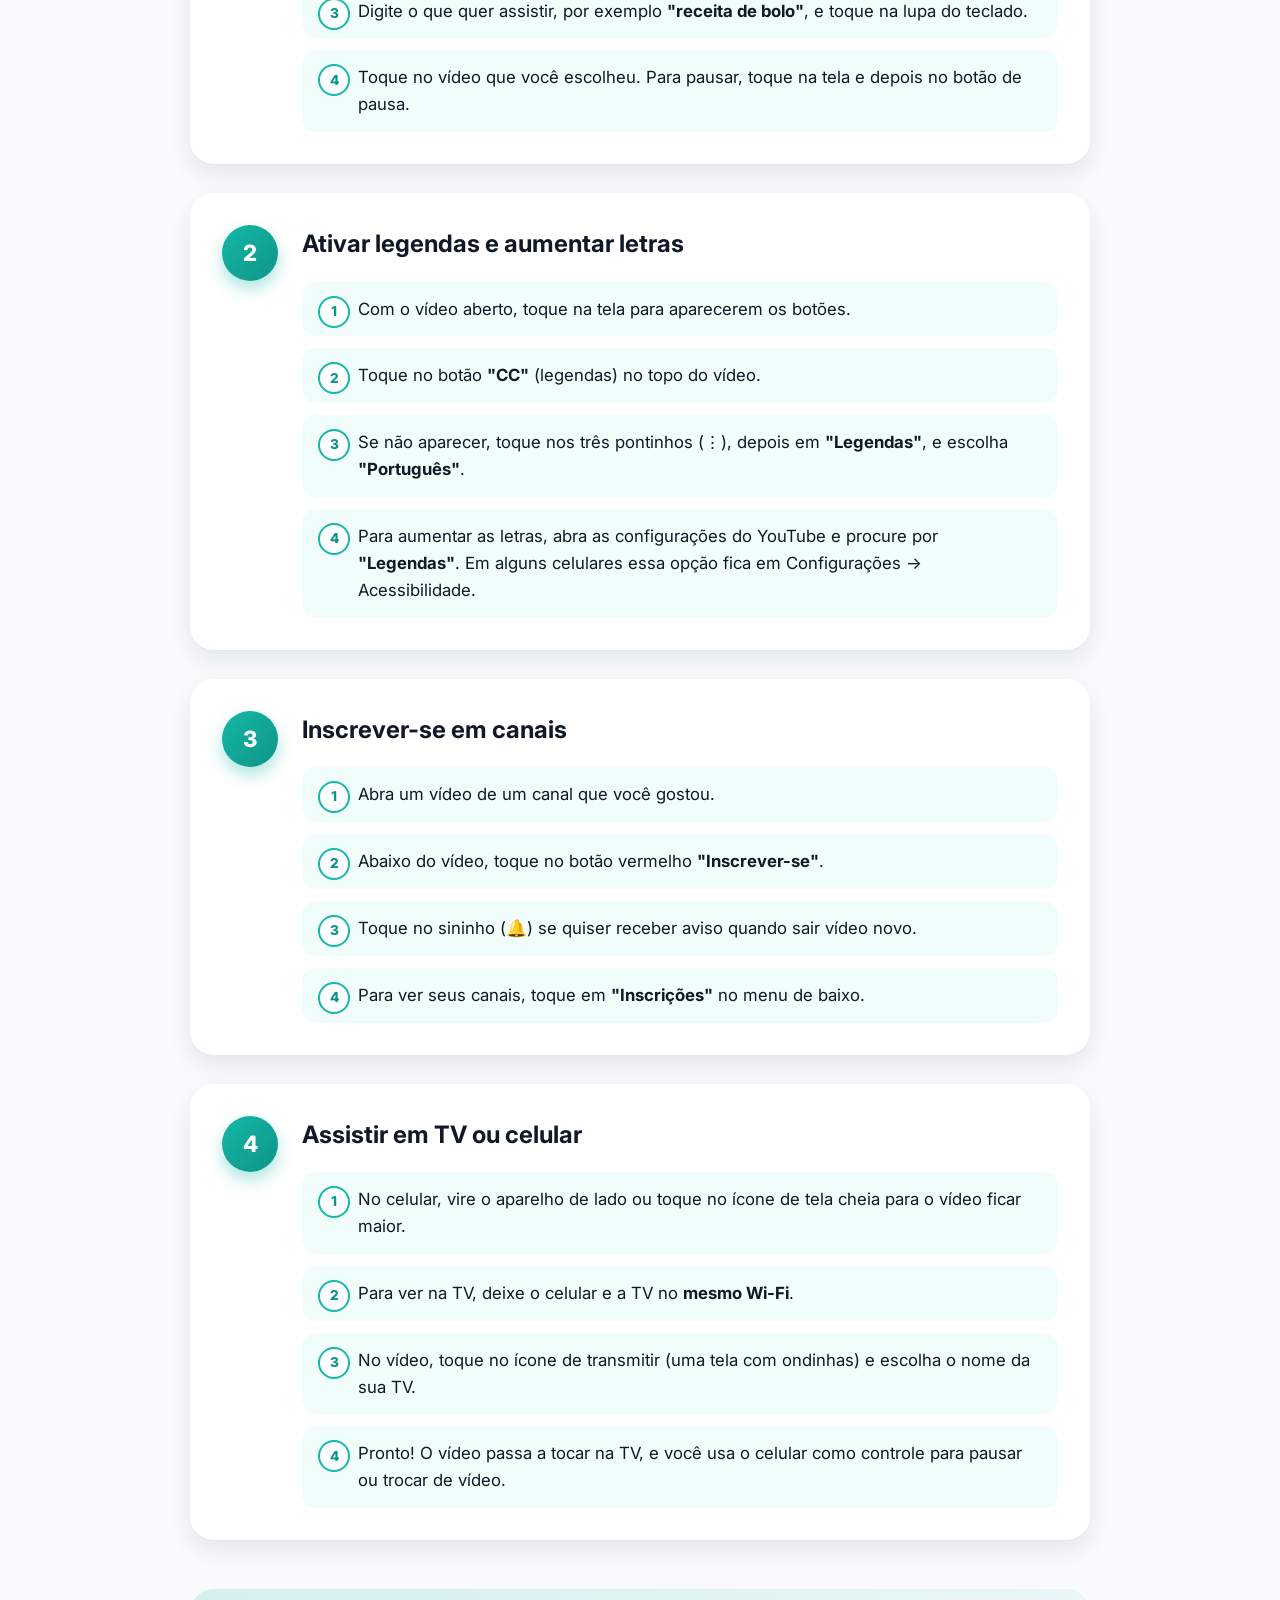
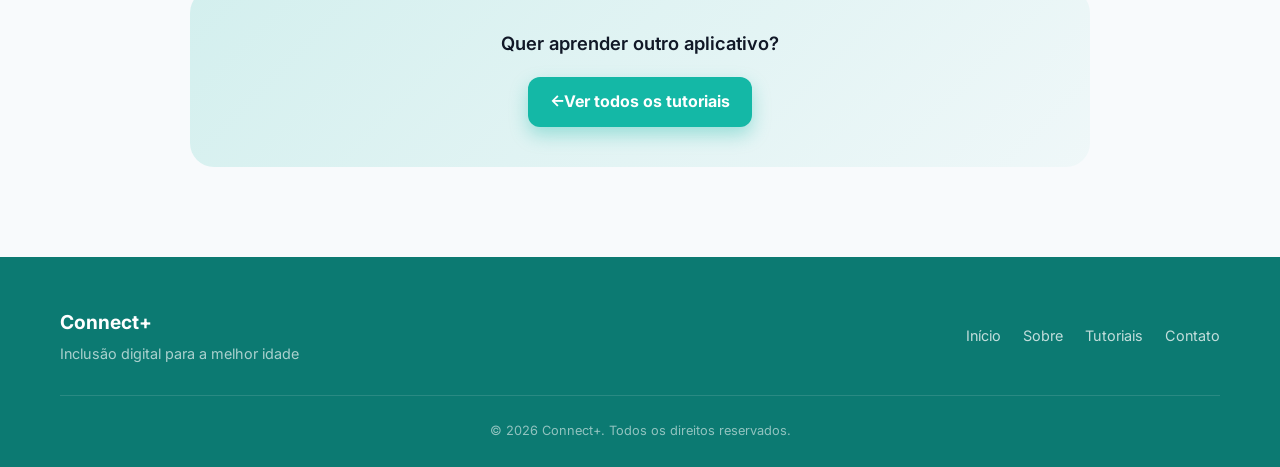
<file: youtube.html>
<!DOCTYPE html>
<html lang="pt-br">
<head>
  <meta charset="utf-8" />
  <meta name="viewport" content="width=device-width, initial-scale=1" />
  <title>Como usar o Youtube | Connect+</title>
  <link rel="icon" href="IMG/logoconnect.svg" type="IMG/logo">
  <meta name="description" content="Guia passo a passo de WhatsApp para iniciantes: como conversar, enviar fotos e áudios, fazer chamadas de vídeo e evitar golpes." />
  <link rel="preconnect" href="https://fonts.googleapis.com" />
  <link rel="preconnect" href="https://fonts.gstatic.com" crossorigin />
  <link href="https://fonts.googleapis.com/css2?family=Inter:wght@400;600;800&display=swap" rel="stylesheet" />
  <link rel="stylesheet" href="CSS/style.css" />
  <link rel="stylesheet" href="CSS/navbar.css" />
  <link rel="stylesheet" href="CSS/youtube.css" />

</head>
<body>
  <!-- Cabeçalho (igual ao da home, com os caminhos ajustados) -->
  <header class="site-header" role="banner">
  <div class="container header__inner">
    <a class="brand" href="index.html" aria-label="Página inicial Connect+">
      <img src="IMG/logotipo.connect.svg" alt="Connect+" class="brand__logo" />
    </a>

    <button class="nav-toggle" type="button" aria-label="Abrir menu" aria-expanded="false" aria-controls="menu-principal">
      <span></span><span></span><span></span>
    </button>

    <div class="header__menu" id="menu-principal">
      <form class="search" role="search" action="#" onsubmit="return false;">
        <input type="search" class="search__input" placeholder="O que você quer aprender hoje?..." aria-label="O que você quer aprender hoje?" />
        <button type="submit" class="search__clear" aria-label="Limpar busca">✕</button>
      </form>

      <nav class="nav" aria-label="principal">
        <ul class="nav__list">
          <li><a href="index.html#inicio">Início</a></li>
          <li><a href="index.html#cursos">Tutoriais</a></li>
          <li><a href="index.html#sobre-nos">Sobre</a></li>
          <li><a href="contato.html">Contato</a></li>
        </ul>
      </nav>
    </div>
  </div>
</header>

  <main>
    <!-- Topo da página de tutorial -->
    <section class="tutorial-hero">
      <div class="container tutorial-hero__inner">
        <div class="tutorial-hero__media">
          <img src="IMG/youtubebanner.svg" alt="Mão segurando celular com o YouTube aberto" />
      </div>
      <div class="tutorial-hero__text">
         <a class="tutorial-back" href="../index.html#cursos">← Voltar para tutoriais</a>
         <h1>Como usar<br />o <span class="tutorial-hero__highlight">YouTube</span></h1>
        <p>
         Um guia bem simples, passo a passo, pra você aprender a procurar vídeos,
         ligar as legendas e assistir no celular ou na TV.
         </p>
       </div>
     </div>
    </section>

    <!-- Vídeo de apoio -->
     <section class="tutorial-video">
      <div class="container">
        <h2>Assista ao tutorial</h2>
        <p>Prefere ver como se faz? Dê o play e acompanhe, depois confira o passo a passo escrito.</p>
        <div class="tutorial-video__frame">
          <video controls preload="metadata">
            <source src="VIDEO/youtubetutorial.mov" type="video/mp4">
          </video>
        </div>
      </div>
     </section>

    <!-- Passo a passo -->
    <section class="tutorial-steps">
      <div class="container">

        <article class="tutorial-step" id="passo-1">
          <div class="tutorial-step__number" aria-hidden="true">1</div>
          <div class="tutorial-step__content">
            <h2>Pesquisar e reproduzir vídeos</h2>
            <ol>
              <li>Toque no ícone vermelho do YouTube para abrir o aplicativo.</li>
              <li>Toque na lupa (🔍) no topo da tela.</li>
              <li>Digite o que quer assistir, por exemplo <strong>"receita de bolo"</strong>, e toque na lupa do teclado.</li>
              <li>Toque no vídeo que você escolheu. Para pausar, toque na tela e depois no botão de pausa.</li>
            </ol>
          </div>
        </article>

        <article class="tutorial-step" id="passo-2">
          <div class="tutorial-step__number" aria-hidden="true">2</div>
          <div class="tutorial-step__content">
            <h2>Ativar legendas e aumentar letras</h2>
            <ol>
              <li>Com o vídeo aberto, toque na tela para aparecerem os botões.</li>
              <li>Toque no botão <strong>"CC"</strong> (legendas) no topo do vídeo.</li>
              <li>Se não aparecer, toque nos três pontinhos (⋮), depois em <strong>"Legendas"</strong>, e escolha <strong>"Português"</strong>.</li>
              <li>Para aumentar as letras, abra as configurações do YouTube e procure por <strong>"Legendas"</strong>. Em alguns celulares essa opção fica em Configurações → Acessibilidade.</li>
            </ol>
          </div>
        </article>

        <article class="tutorial-step" id="passo-3">
          <div class="tutorial-step__number" aria-hidden="true">3</div>
          <div class="tutorial-step__content">
            <h2>Inscrever-se em canais</h2>
            <ol>
              <li>Abra um vídeo de um canal que você gostou.</li>
              <li>Abaixo do vídeo, toque no botão vermelho <strong>"Inscrever-se"</strong>.</li>
              <li>Toque no sininho (🔔) se quiser receber aviso quando sair vídeo novo.</li>
              <li>Para ver seus canais, toque em <strong>"Inscrições"</strong> no menu de baixo.</li>
            </ol>
          </div>
        </article>

        <article class="tutorial-step" id="passo-4">
          <div class="tutorial-step__number" aria-hidden="true">4</div>
          <div class="tutorial-step__content">
            <h2>Assistir em TV ou celular</h2>
            <ol>
              <li>No celular, vire o aparelho de lado ou toque no ícone de tela cheia para o vídeo ficar maior.</li>
              <li>Para ver na TV, deixe o celular e a TV no <strong>mesmo Wi-Fi</strong>.</li>
              <li>No vídeo, toque no ícone de transmitir (uma tela com ondinhas) e escolha o nome da sua TV.</li>
              <li>Pronto! O vídeo passa a tocar na TV, e você usa o celular como controle para pausar ou trocar de vídeo.</li>
            </ol>
          </div>
        </article>

      </div>
    </section>

    <!-- Chamada para outros tutoriais -->
    <section class="tutorial-next">
      <div class="container tutorial-next__inner">
        <p>Quer aprender outro aplicativo?</p>
        <a class="btn btn--primary" href="../index.html#cursos">←Ver todos os tutoriais</a>
      </div>
    </section>
  </main>

  <!-- Rodapé (igual ao da home) -->
  <footer class="site-footer" id="contato">
    <div class="container footer__inner">
      <div class="footer__brand">
        <strong>Connect+</strong>
        <span class="footer__tagline">Inclusão digital para a melhor idade</span>
      </div>
      <div class="footer__links">
        <a href="../index.html#inicio">Início</a>
        <a href="../index.html#sobre-nos">Sobre</a>
        <a href="../index.html#cursos">Tutoriais</a>
        <a href="contato.html">Contato</a>
      </div>
      <p class="footer__copy">© 2026 Connect+. Todos os direitos reservados.</p>
    </div>
  </footer>
  <script src="JS/navbar.js" defer></script>
  <div vw class="enabled">
  <div vw-access-button class="active"></div>
  <div vw-plugin-wrapper>
    <div class="vw-plugin-top-wrapper"></div>
  </div>
</div>
<script src="https://vlibras.gov.br/app/vlibras-plugin.js"></script>
<script>
  new window.VLibras.Widget('https://vlibras.gov.br/app');
</script>
</body>
</html>
</file>
<file: CSS/style.css>
/* =========================================================
   VARIÁVEIS GLOBAIS
   ========================================================= */

:root {
  /* Paleta principal do site (usada em botões, cards, footer) */
  --primary: #2563eb;
  --primary-light: #eff6ff;
  --primary-dark: #0c7a72;
  --secondary: #16a34a;

  /* Paleta do bloco hero (verde/teal do novo design) */
  --teal: #14b8a6;
  --teal-dark: #0f9488;
  --teal-darker: #0c7a72;

  /* Neutros e texto */
  --background: #f8fafc;
  --text: #111827;
  --text-light: #64748b;
  --border: #e2e8f0;

  /* Layout */
  --container: 1160px;
  --radius: 16px;
  --radius-lg: 24px;

  /* Sombras */
  --shadow-sm: 0 1px 3px rgba(0, 0, 0, 0.06);
  --shadow: 0 10px 24px rgba(15, 23, 42, 0.08);
  --shadow-lg: 0 24px 48px rgba(15, 23, 42, 0.12);
}

/* =========================================================
   RESET
   ========================================================= */

* {
  margin: 0;
  padding: 0;
  box-sizing: border-box;
}

html {
  scroll-behavior: smooth;
}

body {
  font-family: "Inter", sans-serif;
  background: var(--background);
  color: var(--text);
  line-height: 1.6;
}

img {
  max-width: 100%;
  display: block;
}

a {
  text-decoration: none;
  color: inherit;
}

button,
a {
  -webkit-tap-highlight-color: transparent;
}

.container {
  width: min(100% - 40px, var(--container));
  margin-inline: auto;
}



/* =========================================================
   HERO
   ========================================================= */

.hero {
  padding: 64px 0 96px;
  overflow: hidden;
  background: linear-gradient(
    to right,
    rgba(20, 184, 166, 0.30) 0%,
    rgba(20, 184, 166, 0) 30%
  );
}

.hero__inner {
  display: flex;
  align-items: center;
  justify-content: space-between;
  gap: 40px;
  flex-wrap: wrap;
}

.hero__title {
  font-size: 2.6rem;
  line-height: 1.15;
  font-weight: 800;
  color: var(--text);
  margin: 0;
  padding-left: 70px;
}

.hero__highlight {
  color: var(--teal);
}

/* Bloco com a imagem + formas orgânicas atrás */

.hero__media {
  position:relative;
  width: 460px;
  max-width: 100%;
  height: 400px;
  flex-shrink: 0;
  margin-right: 100px;
}

/* "Nuvem" de círculos verdes atrás da foto */

.hero__blob {
  position: absolute;
  border-radius: 50%;
  background: var(--teal);
  z-index: 1;
}

.hero__blob--1 {
  width: 220px;
  height: 220px;
  top: 0;
  left: 20px;
}

.hero__blob--2 {
  width: 150px;
  height: 150px;
  top: 150px;
  left: -30px;
}

.hero__blob--3 {
  width: 100px;
  height: 100px;
  top: 270px;
  left: 20px;
}

/* Barra/pílula verde na base, atrás da foto */

.hero__bar {
  position: absolute;
  left: 30px;
  bottom: 10px;
  width: 340px;
  max-width: 90%;
  height: 40px;
  background: var(--teal-dark);
  border-radius: 999px;
  z-index: 1;
}

/* Video em destaque, por cima das formas */

.hero__frame {
  position: absolute;
  right: 0;
  top: 30px;
  width: 380px;
  max-width: 90%;
  height: 340px;
  margin: 0;
  border-radius: 32px;
  overflow: hidden;
  z-index: 2;
  box-shadow: 0 20px 40px rgba(15, 118, 110, 0.15);
}

.hero__frame img {
  width: 100%;
  height: 100%;
  object-fit: cover;
  display: block;
}

/* =========================================================
   BOTÕES
   ========================================================= */

.btn {
  display: inline-flex;
  align-items: center;
  justify-content: center;

  min-height: 50px;

  padding: 0 22px;

  border-radius: 12px;

  font-weight: 700;

  transition: 0.2s ease;
}

.btn--primary {
  background: var(--primary);
  color: white;

  box-shadow: 0 8px 18px rgba(37, 99, 235, 0.22);
}

.btn--primary:hover {
  background: #1d4ed8;

  transform: translateY(-2px);

  box-shadow: 0 12px 24px rgba(37, 99, 235, 0.28);
}

.btn--ghost {
  background: white;

  color: var(--primary);

  border: 1px solid var(--border);
}

.btn--ghost:hover {
  border-color: var(--primary);

  background: var(--primary-light);
}

/* =========================================================
   SOBRE
   ========================================================= */

.about {
  padding: 100px 0;
  background: white;
}

.about__grid {
  display: grid;

  grid-template-columns: 1.1fr 1fr;

  gap: 70px;

  align-items: center;
}

.about__text h2,
.cards h2,
.team h2 {
  font-size: clamp(1.9rem, 3vw, 2.7rem);

  line-height: 1.15;

  letter-spacing: -1px;

  margin-bottom: 18px;
}

.about__text p {
  color: var(--text-light);

  font-size: 1rem;

  margin-bottom: 24px;
}

.feature-list {
  list-style: none;

  display: grid;

  gap: 14px;
}

.feature-list li {
  display: flex;
  align-items: flex-start;
  gap: 12px;

  color: var(--text);

  font-weight: 500;
}

.feature-list li::before {
  content: "✓";

  flex-shrink: 0;

  width: 25px;
  height: 25px;

  display: grid;
  place-items: center;

  border-radius: 50%;

  background: #dcfce7;
  color: #16a34a;

  font-size: 0.8rem;
  font-weight: 800;
}

/* IMAGEM */

.about__media {
  position: relative;
  order: -1; /* joga a imagem pra esquerda, texto fica à direita */
  padding: 10px;
}

.about__media img {
  width: 100%;
  aspect-ratio: 4 / 3;
  object-fit: cover;
  position: relative;
  z-index: 2;
  /* efeito de "borda rasgada" no lado direito da foto */
  clip-path: polygon(
    0% 0%, 100% 0%, 95% 5%, 88% 13%, 97% 20%,
    89% 28%, 98% 36%, 87% 45%, 97% 54%, 88% 63%,
    98% 72%, 89% 81%, 97% 95%, 100% 100%, 0% 100%
  );
}

.about__highlight {
  color: var(--teal);
}

/* =========================================================
   TUTORIAIS
   ========================================================= */

.cards {
  position: relative;
  overflow: hidden;
  background: #cdf5ee;
  padding: 50px;
}

.cards > .container {
  position: relative;
  z-index: 1; /* garante que o conteúdo fica por cima dos hexágonos */
}

.cards > .container > h2 {
  text-align: center;
}
.cards__decor {
  position: absolute;
  width: 260px;
  height: 260px;
  background-image: url("IMG/hexagonos.svg");
  background-size: contain;
  background-repeat: no-repeat;
  pointer-events: none;
  z-index: 0;
}

.cards__decor--top {
  top: 0;
  left: 0;
}

.cards__decor--bottom {
  bottom: -20px;
  left: 0;
}
.cards__intro {
  max-width: 650px;

  margin: 0 auto 50px;

  text-align: center;

  color: var(--text-light);
}

/* GRID */

.cards__grid {
  display: grid;

  grid-template-columns: repeat(3, 1fr);

  gap: 22px;
}

/* CARD */

.card {
  position: relative;
  display: flex;
  flex-direction: column;

  padding: 36px 28px 28px;

  background: #fff;
  border: 1px solid rgba(20, 184, 166, 0.15);
  border-radius: 24px;
  box-shadow: 0 10px 30px rgba(6, 40, 36, 0.1);
  overflow: hidden;

  transition: transform 0.3s ease, box-shadow 0.3s ease;
}

/* faixa teal no topo */
.card::before {
  content: "";
  position: absolute;
  top: 0;
  left: 0;
  right: 0;
  height: 6px;
  background: linear-gradient(90deg, var(--teal), var(--teal-dark));
}

.card:hover {
  transform: translateY(-8px);
  box-shadow: 0 22px 44px rgba(6, 40, 36, 0.22);
}

/* ÍCONE */

.card__icon {
  width: 64px;
  height: 64px;

  display: grid;
  place-items: center;

  margin-bottom: 22px;

  border-radius: 20px;
  background: linear-gradient(135deg, #ccfbf1, #99f6e4);
  box-shadow: 0 6px 14px rgba(20, 184, 166, 0.25);

  font-size: 30px;

  transition: transform 0.3s ease;
}

.card:hover .card__icon {
  transform: scale(1.08) rotate(-4deg);
}

/* TÍTULO */

.card__title {
  margin-bottom: 8px;

  font-size: 1.35rem;
  font-weight: 800;
  color: var(--text);
}

/* TEXTO */

.card__text {
  color: var(--text-light);

  font-size: 0.98rem;

  margin-bottom: 20px;
}

/* LISTA */

.card__bullets {
  list-style: none;

  display: grid;
  gap: 10px;

  margin-bottom: 28px;

  color: var(--text);

  font-size: 0.92rem;
}

.card__bullets li {
  display: flex;
  align-items: flex-start;
  gap: 10px;
}

.card__bullets li::before {
  content: "✓";

  flex-shrink: 0;

  width: 20px;
  height: 20px;

  display: grid;
  place-items: center;

  border-radius: 50%;
  background: #ccfbf1;
  color: var(--teal-dark);

  font-size: 0.7rem;
  font-weight: 800;
}

/* BOTÃO CARD */

.btn--card {
  margin-top: auto;

  width: 100%;

  background: linear-gradient(135deg, var(--teal), var(--teal-dark));
  color: #fff;

  border: none;
  border-radius: 14px;
  box-shadow: 0 8px 16px rgba(20, 184, 166, 0.3);
}

.btn--card::after {
  content: "→";
  margin-left: 8px;
  transition: transform 0.2s ease;
}

.btn--card:hover {
  background: linear-gradient(135deg, var(--teal-dark), var(--teal-darker));
  color: #fff;
}

.btn--card:hover::after {
  transform: translateX(4px);
}

/* =========================================================
   SOBRE NÓS
   ========================================================= */

.team {
  padding: 100px 0;

  background: linear-gradient(
    to top,
    rgba(20, 184, 166, 0.30) 0%,
    rgba(20, 184, 166, 0) 30%
  );
}

.team h2 {
  text-align: center;
}

.team__intro {
  max-width: 700px;

  margin: 0 auto 50px;

  text-align: center;

  color: var(--text-light);
}

.team__grid {
  display: grid;
  grid-template-columns: repeat(4, 1fr);
  gap: 22px;
}

.team-card {
  position: relative;

  padding: 36px 22px 28px;

  text-align: center;

  background: #fff;
  border: 1px solid rgba(20, 184, 166, 0.15);
  border-radius: 24px;
  box-shadow: 0 10px 30px rgba(6, 40, 36, 0.1);
  overflow: hidden;

  transition: transform 0.3s ease, box-shadow 0.3s ease;
}

/* faixa teal no topo */
.team-card::before {
  content: "";
  position: absolute;
  top: 0;
  left: 0;
  right: 0;
  height: 6px;

}

.team-card:hover {
  transform: translateY(-8px);
  box-shadow: 0 22px 44px rgba(6, 40, 36, 0.22);
}

.team-card__img {
  width: 110px;
  height: 110px;

  margin: 0 auto 18px;

  border-radius: 50%;
  overflow: hidden;

  border: 4px solid #fff;
  box-shadow: 0 0 0 4px var(--teal), var(--shadow);
}

.team-card__img img {
  width: 100%;
  height: 100%;

  object-fit: cover;
}

.team-card__icon {
  width: 64px;
  height: 64px;

  display: grid;
  place-items: center;

  margin: 0 auto 18px;

  border-radius: 20px;
  background: linear-gradient(135deg, #ccfbf1, #99f6e4);
  box-shadow: 0 6px 14px rgba(20, 184, 166, 0.25);

  font-size: 30px;
}

.team-card__name {
  margin-bottom: 8px;

  font-size: 1.2rem;
  font-weight: 800;
  color: var(--text);
}

.team-card__role {
  display: inline-block;

  margin-bottom: 12px;
  padding: 4px 12px;

  background: #ccfbf1;
  color: var(--teal-dark);
  border-radius: 999px;

  font-size: 0.82rem;
  font-weight: 700;
}

.team-card__text {
  color: var(--text-light);

  font-size: 0.92rem;
}


/* =========================================================
   RESPONSIVIDADE
   ========================================================= */
.hero__frame video {
  width: 100%;
  height: 100%;
  object-fit: cover;
  display: block;
}

@media (max-width: 1024px) {
  .hero {
    padding: 48px 0 64px;
  }

  .hero__inner {
    flex-direction: column;
    gap: 32px;
    text-align: center;
  }

  .hero__title {
    padding-left: 0;
  }

  .hero__media {
    margin: 0 auto;
  }
}

@media (max-width: 900px) {
  .about {
    padding: 70px 0;
  }

  .about__grid {
    grid-template-columns: 1fr;
    gap: 40px;
  }

  .cards {
    padding: 40px 0;
  }

  .cards__grid,
  .team__grid {
    grid-template-columns: repeat(2, 1fr);
  }
}

@media (max-width: 560px) {
  .hero__title {
    font-size: 1.9rem;
  }

  .hero__media {
    width: 100%;
    height: 340px;
  }

  .hero__frame {
    top: 24px;
    width: 88%;
    height: 280px;
  }

  .hero__blob--1 { width: 170px; height: 170px; left: 10px; }
  .hero__blob--2 { width: 120px; height: 120px; top: 120px; left: -20px; }
  .hero__blob--3 { width: 80px; height: 80px; top: 220px; left: 10px; }

  .hero__bar {
    left: 16px;
    width: 75%;
    height: 32px;
    bottom: 6px;
  }

  .about,
  .team {
    padding: 60px 0;
  }

  .cards__grid,
  .team__grid {
    grid-template-columns: 1fr;
  }

  .cards__decor {
    width: 130px;
    height: 130px;
    opacity: 0.6;
  }

  .card {
    padding: 32px 22px 24px;
  }
}
</file>
<file: CSS/navbar.css>
/* =========================================================
   LAYOUT.CSS
   Estilos fixos do site: navbar (header) e footer.
   Esse arquivo deve ser linkado em TODAS as telas do site,
   depois do style.css (ele usa as variáveis de cor definidas
   no :root do style.css, como --teal, --text, --border etc.)
   ========================================================= */

/* =========================================================
   HEADER / NAVBAR
   ========================================================= */

.site-header {
  position: sticky;
  top: 0;
  z-index: 100;

  background: rgba(255, 255, 255, 0.92);
  backdrop-filter: blur(14px);

  border-bottom: 1px solid rgba(226, 232, 240, 0.8);
}

.header__inner {
  height: 76px;
  position: relative;

  display: flex;
  align-items: center;
  justify-content: space-between;

  gap: 24px;
}

/* LOGO */

.brand {
  position: relative;
  height: 100%;
  width: 160px;
  display: flex;
  align-items: center;
}

.brand__logo {
  position: absolute;
  top: 50%;
  left: 0;
  transform: translateY(-50%);

  height: 150px;
  width: auto;
}

/* BUSCA */

.search {
  display: flex;
  align-items: center;
  flex: 1;
  max-width: 420px;

  background: #fff;
  border: 1px solid var(--border);
  border-radius: 999px;
  padding: 8px 16px;
  box-shadow: var(--shadow-sm);
}

.search__input {
  flex: 1;
  border: none;
  outline: none;
  font-family: inherit;
  font-size: 0.95rem;
  color: var(--text);
  background: transparent;
}

.search__input::placeholder {
  color: #94a3b8;
}

.search__clear {
  border: none;
  background: transparent;
  color: #94a3b8;
  cursor: pointer;
  font-size: 0.9rem;
  line-height: 1;
  padding: 0 0 0 8px;
}

/* NAV */

.nav__list {
  display: flex;
  align-items: center;
  gap: 8px;

  list-style: none;
}

.nav__list a {
  display: block;

  padding: 9px 14px;

  border-radius: 10px;

  color: var(--text-light);

  font-size: 0.95rem;
  font-weight: 600;

  transition: 0.2s ease;
}

.nav__list a:hover {
  color: var(--teal);
  background: rgba(20, 184, 166, 0.1);
}

/* =========================================================
   FOOTER
   ========================================================= */

.site-footer {
  background: var(--primary-dark);

  color: white;

  padding: 50px 0 25px;
}

.footer__inner {
  display: grid;

  grid-template-columns: 1fr auto;

  gap: 30px;
}

.footer__brand {
  font-size: 1.2rem;
}

.footer__tagline {
  display: block;

  margin-top: 5px;

  color: rgba(255, 255, 255, 0.65);

  font-size: 0.9rem;
}

.footer__links {
  display: flex;

  gap: 22px;

  align-items: center;
}

.footer__links a {
  color: rgba(255, 255, 255, 0.75);

  font-size: 0.9rem;

  transition: 0.2s;
}

.footer__links a:hover {
  color: white;
}

.footer__copy {
  grid-column: 1 / -1;

  padding-top: 25px;

  border-top: 1px solid rgba(255, 255, 255, 0.12);

  text-align: center;

  color: rgba(255, 255, 255, 0.55);

  font-size: 0.8rem;
}

/* =========================================================
   RESPONSIVIDADE (navbar + footer)
   ========================================================= */
.brand {
  width: 190px;
  flex-shrink: 0;
}

.header__menu {
  flex: 1;
  display: flex;
  align-items: center;
  justify-content: space-between;
  gap: 24px;
}

.header__menu .search {
  margin-inline: auto;
}

.nav-toggle {
  display: none;
}

.nav-toggle {
  display: none;
}

@media (max-width: 900px) {
  .header__inner {
    position: static;
    height: 76px;
    flex-wrap: nowrap;
    padding: 0;
  }

  .brand {
    width: 150px;
  }

  .brand__logo {
    height: 84px;
  }

  .nav-toggle {
    display: flex;
    flex-direction: column;
    justify-content: center;
    gap: 5px;

    width: 48px;
    height: 48px;
    padding: 0 12px;

    background: #fff;
    border: 1px solid var(--border);
    border-radius: 12px;
    cursor: pointer;
  }

  .nav-toggle span {
    display: block;
    height: 3px;
    border-radius: 3px;
    background: var(--text);
    transition: transform 0.25s ease, opacity 0.25s ease;
  }

  .nav-toggle[aria-expanded="true"] span:nth-child(1) {
    transform: translateY(8px) rotate(45deg);
  }

  .nav-toggle[aria-expanded="true"] span:nth-child(2) {
    opacity: 0;
  }

  .nav-toggle[aria-expanded="true"] span:nth-child(3) {
    transform: translateY(-8px) rotate(-45deg);
  }

  /* painel que abre embaixo do cabeçalho */
  .header__menu {
    display: none;

    position: absolute;
    top: 100%;
    left: 0;
    right: 0;
    flex-direction: column;
    gap: 16px;
    padding: 20px;
    background: #fff;
    border-bottom: 1px solid var(--border);
    box-shadow: 0 16px 24px rgba(6, 40, 36, 0.12);
    flex: none;
    align-items: stretch;
    justify-content: flex-start;
  }
  .header__menu .search {
  margin-inline: 0;
}

  .header__menu.is-open {
    display: flex;
  }

  .search {
    flex: none;
    width: 100%;
    max-width: 100%;
  }

  .nav__list {
    flex-direction: column;
    align-items: stretch;
    gap: 4px;
  }

  .nav__list a {
    padding: 14px 16px;
    font-size: 1.1rem;
  }
}

@media (max-width: 650px) {
  .footer__inner {
    grid-template-columns: 1fr;
    text-align: center;
  }

  .footer__links {
    justify-content: center;
    flex-wrap: wrap;
  }
}
</file>
<file: CSS/contato.css>
/* =========================================================
   TOPO
   ========================================================= */

.contact-hero {
  padding: 64px 0 40px;
  text-align: center;
  background: linear-gradient(
    to right,
    rgba(20, 184, 166, 0.30) 0%,
    rgba(20, 184, 166, 0) 30%
  );
}

.contact-back {
  display: inline-block;
  margin-bottom: 20px;
  color: var(--text-light);
  font-weight: 600;
  font-size: 0.95rem;
}

.contact-back:hover {
  color: var(--teal);
}

.contact-hero h1 {
  font-size: clamp(2rem, 4vw, 3rem);
  font-weight: 800;
  line-height: 1.15;
  margin-bottom: 16px;
  color: var(--text);
}

.contact-hero__highlight {
  color: var(--teal);
}

.contact-hero p {
  max-width: 560px;
  margin: 0 auto;
  font-size: 1.1rem;
  color: var(--text-light);
}

/* =========================================================
   FORMULÁRIO
   ========================================================= */

.contact {
  padding: 24px 0;
}

.contact-card {
  max-width: 760px;
  margin: 0 auto;
  padding: 40px;

  background: #fff;
  border: 1px solid rgba(20, 184, 166, 0.15);
  border-top: 6px solid var(--teal);
  border-radius: 24px;
  box-shadow: 0 10px 30px rgba(6, 40, 36, 0.1);
}

.contact-form {
  display: grid;
  gap: 28px;
}

.contact-form h2 {
  font-size: 1.6rem;
  color: var(--text);
}

.field {
  display: grid;
  gap: 10px;
  border: none;
}

.field label,
.field legend {
  font-size: 1.15rem;
  font-weight: 700;
  color: var(--text);
}

.field__optional {
  font-weight: 400;
  color: var(--text-light);
}

.field small {
  color: var(--text-light);
  font-size: 0.95rem;
}

.field input[type="text"],
.field textarea {
  width: 100%;
  padding: 16px 18px;

  font-family: inherit;
  font-size: 1.1rem;
  color: var(--text);

  background: #fff;
  border: 2px solid var(--border);
  border-radius: 14px;

  transition: border-color 0.2s ease, box-shadow 0.2s ease;
}

.field textarea {
  resize: vertical;
}

.field input[type="text"]:focus,
.field textarea:focus {
  outline: none;
  border-color: var(--teal);
  box-shadow: 0 0 0 4px rgba(20, 184, 166, 0.2);
}

/* BOTÕES DE ESCOLHA DO ASSUNTO */

.chips {
  display: flex;
  flex-wrap: wrap;
  gap: 10px;
}

.chips input {
  position: absolute;
  opacity: 0;
  pointer-events: none;
}

.chips label {
  padding: 12px 18px;

  font-size: 1.05rem;
  font-weight: 600;
  color: var(--text);

  background: #fff;
  border: 2px solid var(--border);
  border-radius: 999px;
  cursor: pointer;

  transition: 0.2s ease;
}

.chips label:hover {
  border-color: var(--teal);
}

.chips input:checked + label {
  background: var(--teal);
  border-color: var(--teal);
  color: #fff;
}

.chips input:focus-visible + label {
  outline: 3px solid var(--teal-dark);
  outline-offset: 2px;
}

/* BOTÃO ENVIAR */

.contact-form__send {
  min-height: 58px;
  font-family: inherit;
  font-size: 1.15rem;
  cursor: pointer;
}

/* MENSAGEM DE SUCESSO */

.contact-success {
  display: grid;
  justify-items: center;
  gap: 14px;
  padding: 24px 0;
  text-align: center;
}

.contact-success[hidden],
.contact-form[hidden] {
  display: none;
}

.contact-success__icon {
  font-size: 3rem;
}

.contact-success h2 {
  font-size: 1.8rem;
  color: var(--text);
}

.contact-success p {
  max-width: 420px;
  color: var(--text-light);
  font-size: 1.1rem;
}

.contact-success .btn {
  width: auto;
  margin-top: 10px;
  padding: 0 32px;
}

/* =========================================================
   DÚVIDAS FREQUENTES
   ========================================================= */

.faq {
  padding: 56px 0 90px;
}

.faq h2 {
  text-align: center;
  font-size: clamp(1.7rem, 3vw, 2.4rem);
  margin-bottom: 10px;
  color: var(--text);
}

.faq__intro {
  margin-bottom: 32px;
  text-align: center;
  color: var(--text-light);
  font-size: 1.05rem;
}

.faq__list {
  display: grid;
  gap: 14px;

  max-width: 760px;
  margin: 0 auto;
}

.faq details {
  background: #fff;
  border: 1px solid rgba(20, 184, 166, 0.15);
  border-radius: 16px;
  box-shadow: 0 6px 18px rgba(6, 40, 36, 0.06);
}

.faq summary {
  position: relative;

  padding: 20px 56px 20px 24px;

  font-size: 1.1rem;
  font-weight: 700;
  color: var(--text);

  list-style: none;
  cursor: pointer;
}

.faq summary::-webkit-details-marker {
  display: none;
}

.faq summary::after {
  content: "+";

  position: absolute;
  right: 20px;
  top: 50%;
  transform: translateY(-50%);

  width: 30px;
  height: 30px;

  display: grid;
  place-items: center;

  border-radius: 50%;
  background: #ccfbf1;
  color: var(--teal-dark);

  font-size: 1.3rem;
  font-weight: 800;
}

.faq details[open] summary::after {
  content: "−";
}

.faq details p {
  padding: 0 24px 22px;
  color: var(--text-light);
  font-size: 1.05rem;
  line-height: 1.7;
}

/* =========================================================
   RESPONSIVIDADE
   ========================================================= */

@media (max-width: 650px) {
  .contact-card {
    padding: 24px 20px;
  }

  .chips label {
    padding: 10px 14px;
  }
}
</file>
<file: CSS/mobilidade.css>
/* =========================================================
   TOPO DA PÁGINA DE TUTORIAL
   ========================================================= */

.tutorial-hero {
  padding: 64px 0 96px;
  overflow: hidden;
  background: linear-gradient(
    to right,
    rgba(20, 184, 166, 0.30) 0%,
    rgba(20, 184, 166, 0) 30%
  );

}

.tutorial-hero__inner {
  display: flex;
  align-items: center;
  justify-content: space-between;
  gap: 40px;
  flex-wrap: wrap;
}

.tutorial-hero__media {
  flex-shrink: 0;
  width: 420px;
  max-width: 100%;
}

.tutorial-hero__media img {
  width: 100%;
  height: auto;
  display: block;
}

.tutorial-hero__text {
  flex: 1;
  min-width: 280px;
}

.tutorial-back {
  display: inline-block;
  margin-bottom: 20px;
  color: var(--text-light);
  font-weight: 600;
  font-size: 0.95rem;
}

.tutorial-back:hover {
  color: var(--teal);
}


.tutorial-hero__text h1 {
  font-size: clamp(2rem, 3.4vw, 2.8rem);
  font-weight: 800;
  line-height: 1.15;
  margin-bottom: 16px;
  color: var(--text);
}

.tutorial-hero__highlight {
  color: rgb(251, 167, 0);

}

.tutorial-hero__text p {
  color: var(--text-light);
  font-size: 1.05rem;
  max-width: 480px;
}

/* =========================================================
   PASSO A PASSO
   ========================================================= */
/*video*/
   .tutorial-video {
  padding: 56px 0 8px;
  text-align: center;
}

.tutorial-video h2 {
  font-size: clamp(1.6rem, 2.6vw, 2.2rem);
  margin-bottom: 10px;
  color: var(--text);
}

.tutorial-video p {
  max-width: 560px;
  margin: 0 auto 28px;
  color: var(--text-light);
}

.tutorial-video__frame {
  max-width: 800px;
  margin: 0 auto;
  aspect-ratio: 16 / 9;

  background: #000;
  border-radius: 24px;
  overflow: hidden;
  box-shadow: var(--shadow-lg);
}

.tutorial-video__frame video {
  width: 100%;
  height: 100%;
  display: block;
  object-fit: contain;
}


.tutorial-steps {
  padding: 48px 0 24px;
}

.tutorial-steps > .container {
  display: grid;
  gap: 28px;
  max-width: 900px;
}

.tutorial-step {
  display: flex;
  gap: 24px;
  padding: 32px;
  background:#fff;
  border-bottom: 1px solid var(--border);
  border-radius: var(--radius-lg);
  box-shadow: var(--shadow);
}

.tutorial-step__number {
  flex-shrink: 0;
  width: 56px;
  height: 56px;
  display: grid;
  place-items: center;
  border-radius: 50%;
  background: linear-gradient(135deg, var(--teal), var(--teal-dark));
  color: white;
  box-shadow: 0 8px 16px rgba(20, 184, 166, 0.35);
  font-size: 1.4rem;
  font-weight: 800;
}
.tutorial-step__content {
  flex: 1;
}

.tutorial-step__content h2 {
  font-size: 1.5rem;
  margin-bottom: 18px;
  color: var(--text);
}

.tutorial-step__content ol {
  list-style: none;
  counter-reset: item;
  display: grid;
  gap: 12px;
  padding: 0;
}

.tutorial-step__content li {
  position: relative;
  counter-increment: item;

  padding: 14px 16px 14px 56px;

  background: #f0fdfa;
  border-radius: 14px;

  font-size: 1.05rem;
  line-height: 1.6;
  color: var(--text);
}

.tutorial-step__content li::before {
  content: counter(item);

  position: absolute;
  left: 16px;
  top: 14px;

  width: 28px;
  height: 28px;

  display: grid;
  place-items: center;

  border-radius: 50%;
  background: #fff;
  border: 2px solid var(--teal);
  color: var(--teal-dark);

  font-size: 0.85rem;
  font-weight: 800;
}

/* =========================================================
   CTA FINAL
   ========================================================= */

.tutorial-next {
  padding: 24px 0 90px;
}

.tutorial-next__inner {
  max-width: 900px;
  padding: 40px 24px;

  text-align: center;

  background: linear-gradient(135deg, rgba(20, 184, 166, 0.16), rgba(20, 184, 166, 0.04));
  border-radius: var(--radius-lg);
}

.tutorial-next__inner p {
  margin-bottom: 18px;
  font-size: 1.15rem;
  font-weight: 600;
  color: var(--text);
}

.tutorial-next .btn--primary {
  background: var(--teal);
  box-shadow: 0 8px 18px rgba(20, 184, 166, 0.35);
}

.tutorial-next .btn--primary:hover {
  background: var(--teal-dark);
  box-shadow: 0 12px 24px rgba(20, 184, 166, 0.45);
}

/* =========================================================
   RESPONSIVIDADE
   ========================================================= */

@media (max-width: 650px) {
  .tutorial-step {
    flex-direction: column;
    gap: 14px;
    padding: 22px;
  }
}
</file>
<file: CSS/navegador.css>
/* =========================================================
   TOPO DA PÁGINA DE TUTORIAL
   ========================================================= */

.tutorial-hero {
  padding: 64px 0 96px;
  overflow: hidden;
  background: linear-gradient(
    to right,
    rgba(20, 184, 166, 0.30) 0%,
    rgba(20, 184, 166, 0) 30%
  );

}

.tutorial-hero__inner {
  display: flex;
  align-items: center;
  justify-content: space-between;
  gap: 40px;
  flex-wrap: wrap;
}

.tutorial-hero__media {
  flex-shrink: 0;
  width: 420px;
  max-width: 100%;
}

.tutorial-hero__media img {
  width: 100%;
  height: auto;
  display: block;
}

.tutorial-hero__text {
  flex: 1;
  min-width: 280px;
}

.tutorial-back {
  display: inline-block;
  margin-bottom: 20px;
  color: var(--text-light);
  font-weight: 600;
  font-size: 0.95rem;
}

.tutorial-back:hover {
  color: var(--teal);
}


.tutorial-hero__text h1 {
  font-size: clamp(2rem, 3.4vw, 2.8rem);
  font-weight: 800;
  line-height: 1.15;
  margin-bottom: 16px;
  color: var(--text);
}

.tutorial-hero__highlight {
  color: rgb(71, 171, 253);

}

.tutorial-hero__text p {
  color: var(--text-light);
  font-size: 1.05rem;
  max-width: 480px;
}

/* =========================================================
   PASSO A PASSO
   ========================================================= */
/*video*/
   .tutorial-video {
  padding: 56px 0 8px;
  text-align: center;
}

.tutorial-video h2 {
  font-size: clamp(1.6rem, 2.6vw, 2.2rem);
  margin-bottom: 10px;
  color: var(--text);
}

.tutorial-video p {
  max-width: 560px;
  margin: 0 auto 28px;
  color: var(--text-light);
}

.tutorial-video__frame {
  max-width: 800px;
  margin: 0 auto;
  aspect-ratio: 16 / 9;

  background: #000;
  border-radius: 24px;
  overflow: hidden;
  box-shadow: var(--shadow-lg);
}

.tutorial-video__frame video {
  width: 100%;
  height: 100%;
  display: block;
  object-fit: contain;
}


.tutorial-steps {
  padding: 48px 0 24px;
}

.tutorial-steps > .container {
  display: grid;
  gap: 28px;
  max-width: 900px;
}

.tutorial-step {
  display: flex;
  gap: 24px;
  padding: 32px;
  background:#fff;
  border-bottom: 1px solid var(--border);
  border-radius: var(--radius-lg);
  box-shadow: var(--shadow);
}

.tutorial-step__number {
  flex-shrink: 0;
  width: 56px;
  height: 56px;
  display: grid;
  place-items: center;
  border-radius: 50%;
  background: linear-gradient(135deg, var(--teal), var(--teal-dark));
  color: white;
  box-shadow: 0 8px 16px rgba(20, 184, 166, 0.35);
  font-size: 1.4rem;
  font-weight: 800;
}
.tutorial-step__content {
  flex: 1;
}

.tutorial-step__content h2 {
  font-size: 1.5rem;
  margin-bottom: 18px;
  color: var(--text);
}

.tutorial-step__content ol {
  list-style: none;
  counter-reset: item;
  display: grid;
  gap: 12px;
  padding: 0;
}

.tutorial-step__content li {
  position: relative;
  counter-increment: item;

  padding: 14px 16px 14px 56px;

  background: #f0fdfa;
  border-radius: 14px;

  font-size: 1.05rem;
  line-height: 1.6;
  color: var(--text);
}

.tutorial-step__content li::before {
  content: counter(item);

  position: absolute;
  left: 16px;
  top: 14px;

  width: 28px;
  height: 28px;

  display: grid;
  place-items: center;

  border-radius: 50%;
  background: #fff;
  border: 2px solid var(--teal);
  color: var(--teal-dark);

  font-size: 0.85rem;
  font-weight: 800;
}

/* =========================================================
   CTA FINAL
   ========================================================= */

.tutorial-next {
  padding: 24px 0 90px;
}

.tutorial-next__inner {
  max-width: 900px;
  padding: 40px 24px;

  text-align: center;

  background: linear-gradient(135deg, rgba(20, 184, 166, 0.16), rgba(20, 184, 166, 0.04));
  border-radius: var(--radius-lg);
}

.tutorial-next__inner p {
  margin-bottom: 18px;
  font-size: 1.15rem;
  font-weight: 600;
  color: var(--text);
}

.tutorial-next .btn--primary {
  background: var(--teal);
  box-shadow: 0 8px 18px rgba(20, 184, 166, 0.35);
}

.tutorial-next .btn--primary:hover {
  background: var(--teal-dark);
  box-shadow: 0 12px 24px rgba(20, 184, 166, 0.45);
}

/* =========================================================
   RESPONSIVIDADE
   ========================================================= */

@media (max-width: 650px) {
  .tutorial-step {
    flex-direction: column;
    gap: 14px;
    padding: 22px;
  }
}
</file>
<file: CSS/pix.css>
/* =========================================================
   TOPO DA PÁGINA DE TUTORIAL
   ========================================================= */

.tutorial-hero {
  padding: 64px 0 96px;
  overflow: hidden;
  background: linear-gradient(
    to right,
    rgba(20, 184, 166, 0.30) 0%,
    rgba(20, 184, 166, 0) 30%
  );

}

.tutorial-hero__inner {
  display: flex;
  align-items: center;
  justify-content: space-between;
  gap: 40px;
  flex-wrap: wrap;
}

.tutorial-hero__media {
  flex-shrink: 0;
  width: 420px;
  max-width: 100%;
}

.tutorial-hero__media img {
  width: 100%;
  height: auto;
  display: block;
}

.tutorial-hero__text {
  flex: 1;
  min-width: 280px;
}

.tutorial-back {
  display: inline-block;
  margin-bottom: 20px;
  color: var(--text-light);
  font-weight: 600;
  font-size: 0.95rem;
}

.tutorial-back:hover {
  color: var(--teal);
}


.tutorial-hero__text h1 {
  font-size: clamp(2rem, 3.4vw, 2.8rem);
  font-weight: 800;
  line-height: 1.15;
  margin-bottom: 16px;
  color: var(--text);
}

.tutorial-hero__highlight {
  color: #14b8a6; 

}

.tutorial-hero__text p {
  color: var(--text-light);
  font-size: 1.05rem;
  max-width: 480px;
}

/* =========================================================
   PASSO A PASSO
   ========================================================= */
/*video*/
   .tutorial-video {
  padding: 56px 0 8px;
  text-align: center;
}

.tutorial-video h2 {
  font-size: clamp(1.6rem, 2.6vw, 2.2rem);
  margin-bottom: 10px;
  color: var(--text);
}

.tutorial-video p {
  max-width: 560px;
  margin: 0 auto 28px;
  color: var(--text-light);
}

.tutorial-video__frame {
  max-width: 800px;
  margin: 0 auto;
  aspect-ratio: 16 / 9;

  background: #000;
  border-radius: 24px;
  overflow: hidden;
  box-shadow: var(--shadow-lg);
}

.tutorial-video__frame video {
  width: 100%;
  height: 100%;
  display: block;
  object-fit: contain;
}


.tutorial-steps {
  padding: 48px 0 24px;
}

.tutorial-steps > .container {
  display: grid;
  gap: 28px;
  max-width: 900px;
}

.tutorial-step {
  display: flex;
  gap: 24px;
  padding: 32px;
  background:#fff;
  border-bottom: 1px solid var(--border);
  border-radius: var(--radius-lg);
  box-shadow: var(--shadow);
}

.tutorial-step__number {
  flex-shrink: 0;
  width: 56px;
  height: 56px;
  display: grid;
  place-items: center;
  border-radius: 50%;
  background: linear-gradient(135deg, var(--teal), var(--teal-dark));
  color: white;
  box-shadow: 0 8px 16px rgba(20, 184, 166, 0.35);
  font-size: 1.4rem;
  font-weight: 800;
}
.tutorial-step__content {
  flex: 1;
}

.tutorial-step__content h2 {
  font-size: 1.5rem;
  margin-bottom: 18px;
  color: var(--text);
}

.tutorial-step__content ol {
  list-style: none;
  counter-reset: item;
  display: grid;
  gap: 12px;
  padding: 0;
}

.tutorial-step__content li {
  position: relative;
  counter-increment: item;

  padding: 14px 16px 14px 56px;

  background: #f0fdfa;
  border-radius: 14px;

  font-size: 1.05rem;
  line-height: 1.6;
  color: var(--text);
}

.tutorial-step__content li::before {
  content: counter(item);

  position: absolute;
  left: 16px;
  top: 14px;

  width: 28px;
  height: 28px;

  display: grid;
  place-items: center;

  border-radius: 50%;
  background: #fff;
  border: 2px solid var(--teal);
  color: var(--teal-dark);

  font-size: 0.85rem;
  font-weight: 800;
}

/* =========================================================
   CTA FINAL
   ========================================================= */

.tutorial-next {
  padding: 24px 0 90px;
}

.tutorial-next__inner {
  max-width: 900px;
  padding: 40px 24px;

  text-align: center;

  background: linear-gradient(135deg, rgba(20, 184, 166, 0.16), rgba(20, 184, 166, 0.04));
  border-radius: var(--radius-lg);
}

.tutorial-next__inner p {
  margin-bottom: 18px;
  font-size: 1.15rem;
  font-weight: 600;
  color: var(--text);
}

.tutorial-next .btn--primary {
  background: var(--teal);
  box-shadow: 0 8px 18px rgba(20, 184, 166, 0.35);
}

.tutorial-next .btn--primary:hover {
  background: var(--teal-dark);
  box-shadow: 0 12px 24px rgba(20, 184, 166, 0.45);
}

/* =========================================================
   RESPONSIVIDADE
   ========================================================= */

@media (max-width: 650px) {
  .tutorial-step {
    flex-direction: column;
    gap: 14px;
    padding: 22px;
  }
}
</file>
<file: CSS/saude.css>
/* =========================================================
   TOPO DA PÁGINA DE TUTORIAL
   ========================================================= */

.tutorial-hero {
  padding: 64px 0 96px;
  overflow: hidden;
  background: linear-gradient(
    to right,
    rgba(20, 184, 166, 0.30) 0%,
    rgba(20, 184, 166, 0) 30%
  );

}

.tutorial-hero__inner {
  display: flex;
  align-items: center;
  justify-content: space-between;
  gap: 40px;
  flex-wrap: wrap;
}

.tutorial-hero__media {
  flex-shrink: 0;
  width: 420px;
  max-width: 100%;
}

.tutorial-hero__media img {
  width: 100%;
  height: auto;
  display: block;
}

.tutorial-hero__text {
  flex: 1;
  min-width: 280px;
}

.tutorial-back {
  display: inline-block;
  margin-bottom: 20px;
  color: var(--text-light);
  font-weight: 600;
  font-size: 0.95rem;
}

.tutorial-back:hover {
  color: var(--teal);
}


.tutorial-hero__text h1 {
  font-size: clamp(2rem, 3.4vw, 2.8rem);
  font-weight: 800;
  line-height: 1.15;
  margin-bottom: 16px;
  color: var(--text);
}

.tutorial-hero__highlight {
  color: rgb(23, 19, 130);

}

.tutorial-hero__text p {
  color: var(--text-light);
  font-size: 1.05rem;
  max-width: 480px;
}

/* =========================================================
   PASSO A PASSO
   ========================================================= */
/*video*/
   .tutorial-video {
  padding: 56px 0 8px;
  text-align: center;
}

.tutorial-video h2 {
  font-size: clamp(1.6rem, 2.6vw, 2.2rem);
  margin-bottom: 10px;
  color: var(--text);
}

.tutorial-video p {
  max-width: 560px;
  margin: 0 auto 28px;
  color: var(--text-light);
}

.tutorial-video__frame {
  max-width: 800px;
  margin: 0 auto;
  aspect-ratio: 16 / 9;

  background: #000;
  border-radius: 24px;
  overflow: hidden;
  box-shadow: var(--shadow-lg);
}

.tutorial-video__frame video {
  width: 100%;
  height: 100%;
  display: block;
  object-fit: contain;
}


.tutorial-steps {
  padding: 48px 0 24px;
}

.tutorial-steps > .container {
  display: grid;
  gap: 28px;
  max-width: 900px;
}

.tutorial-step {
  display: flex;
  gap: 24px;
  padding: 32px;
  background:#fff;
  border-bottom: 1px solid var(--border);
  border-radius: var(--radius-lg);
  box-shadow: var(--shadow);
}

.tutorial-step__number {
  flex-shrink: 0;
  width: 56px;
  height: 56px;
  display: grid;
  place-items: center;
  border-radius: 50%;
  background: linear-gradient(135deg, var(--teal), var(--teal-dark));
  color: white;
  box-shadow: 0 8px 16px rgba(20, 184, 166, 0.35);
  font-size: 1.4rem;
  font-weight: 800;
}
.tutorial-step__content {
  flex: 1;
}

.tutorial-step__content h2 {
  font-size: 1.5rem;
  margin-bottom: 18px;
  color: var(--text);
}

.tutorial-step__content ol {
  list-style: none;
  counter-reset: item;
  display: grid;
  gap: 12px;
  padding: 0;
}

.tutorial-step__content li {
  position: relative;
  counter-increment: item;

  padding: 14px 16px 14px 56px;

  background: #f0fdfa;
  border-radius: 14px;

  font-size: 1.05rem;
  line-height: 1.6;
  color: var(--text);
}

.tutorial-step__content li::before {
  content: counter(item);

  position: absolute;
  left: 16px;
  top: 14px;

  width: 28px;
  height: 28px;

  display: grid;
  place-items: center;

  border-radius: 50%;
  background: #fff;
  border: 2px solid var(--teal);
  color: var(--teal-dark);

  font-size: 0.85rem;
  font-weight: 800;
}

/* =========================================================
   CTA FINAL
   ========================================================= */

.tutorial-next {
  padding: 24px 0 90px;
}

.tutorial-next__inner {
  max-width: 900px;
  padding: 40px 24px;

  text-align: center;

  background: linear-gradient(135deg, rgba(20, 184, 166, 0.16), rgba(20, 184, 166, 0.04));
  border-radius: var(--radius-lg);
}

.tutorial-next__inner p {
  margin-bottom: 18px;
  font-size: 1.15rem;
  font-weight: 600;
  color: var(--text);
}

.tutorial-next .btn--primary {
  background: var(--teal);
  box-shadow: 0 8px 18px rgba(20, 184, 166, 0.35);
}

.tutorial-next .btn--primary:hover {
  background: var(--teal-dark);
  box-shadow: 0 12px 24px rgba(20, 184, 166, 0.45);
}

/* =========================================================
   RESPONSIVIDADE
   ========================================================= */

@media (max-width: 650px) {
  .tutorial-step {
    flex-direction: column;
    gap: 14px;
    padding: 22px;
  }
}
</file>
<file: CSS/whatsapp.css>
/* =========================================================
   TOPO DA PÁGINA DE TUTORIAL
   ========================================================= */

.tutorial-hero {
  padding: 64px 0 96px;
  overflow: hidden;
  background: linear-gradient(
    to right,
    rgba(20, 184, 166, 0.30) 0%,
    rgba(20, 184, 166, 0) 30%
  );

}

.tutorial-hero__inner {
  display: flex;
  align-items: center;
  justify-content: space-between;
  gap: 40px;
  flex-wrap: wrap;
}

.tutorial-hero__media {
  flex-shrink: 0;
  width: 420px;
  max-width: 100%;
}

.tutorial-hero__media img {
  width: 100%;
  height: auto;
  display: block;
}

.tutorial-hero__text {
  flex: 1;
  min-width: 280px;
}

.tutorial-back {
  display: inline-block;
  margin-bottom: 20px;
  color: var(--text-light);
  font-weight: 600;
  font-size: 0.95rem;
}

.tutorial-back:hover {
  color: var(--teal);
}


.tutorial-hero__text h1 {
  font-size: clamp(2rem, 3.4vw, 2.8rem);
  font-weight: 800;
  line-height: 1.15;
  margin-bottom: 16px;
  color: var(--text);
}

.tutorial-hero__highlight {
  color: var(--secondary); 

}

.tutorial-hero__text p {
  color: var(--text-light);
  font-size: 1.05rem;
  max-width: 480px;
}

/* =========================================================
   PASSO A PASSO
   ========================================================= */
/*video*/
   .tutorial-video {
  padding: 56px 0 8px;
  text-align: center;
}

.tutorial-video h2 {
  font-size: clamp(1.6rem, 2.6vw, 2.2rem);
  margin-bottom: 10px;
  color: var(--text);
}

.tutorial-video p {
  max-width: 560px;
  margin: 0 auto 28px;
  color: var(--text-light);
}

.tutorial-video__frame {
  max-width: 800px;
  margin: 0 auto;
  aspect-ratio: 16 / 9;

  background: #000;
  border-radius: 24px;
  overflow: hidden;
  box-shadow: var(--shadow-lg);
}

.tutorial-video__frame video {
  width: 100%;
  height: 100%;
  display: block;
  object-fit: contain;
}


.tutorial-steps {
  padding: 48px 0 24px;
}

.tutorial-steps > .container {
  display: grid;
  gap: 28px;
  max-width: 900px;
}

.tutorial-step {
  display: flex;
  gap: 24px;
  padding: 32px;
  background:#fff;
  border-bottom: 1px solid var(--border);
  border-radius: var(--radius-lg);
  box-shadow: var(--shadow);
}

.tutorial-step__number {
  flex-shrink: 0;
  width: 56px;
  height: 56px;
  display: grid;
  place-items: center;
  border-radius: 50%;
  background: linear-gradient(135deg, var(--teal), var(--teal-dark));
  color: white;
  box-shadow: 0 8px 16px rgba(20, 184, 166, 0.35);
  font-size: 1.4rem;
  font-weight: 800;
}
.tutorial-step__content {
  flex: 1;
}

.tutorial-step__content h2 {
  font-size: 1.5rem;
  margin-bottom: 18px;
  color: var(--text);
}

.tutorial-step__content ol {
  list-style: none;
  counter-reset: item;
  display: grid;
  gap: 12px;
  padding: 0;
}

.tutorial-step__content li {
  position: relative;
  counter-increment: item;

  padding: 14px 16px 14px 56px;

  background: #f0fdfa;
  border-radius: 14px;

  font-size: 1.05rem;
  line-height: 1.6;
  color: var(--text);
}

.tutorial-step__content li::before {
  content: counter(item);

  position: absolute;
  left: 16px;
  top: 14px;

  width: 28px;
  height: 28px;

  display: grid;
  place-items: center;

  border-radius: 50%;
  background: #fff;
  border: 2px solid var(--teal);
  color: var(--teal-dark);

  font-size: 0.85rem;
  font-weight: 800;
}

/* =========================================================
   CTA FINAL
   ========================================================= */

.tutorial-next {
  padding: 24px 0 90px;
}

.tutorial-next__inner {
  max-width: 900px;
  padding: 40px 24px;

  text-align: center;

  background: linear-gradient(135deg, rgba(20, 184, 166, 0.16), rgba(20, 184, 166, 0.04));
  border-radius: var(--radius-lg);
}

.tutorial-next__inner p {
  margin-bottom: 18px;
  font-size: 1.15rem;
  font-weight: 600;
  color: var(--text);
}

.tutorial-next .btn--primary {
  background: var(--teal);
  box-shadow: 0 8px 18px rgba(20, 184, 166, 0.35);
}

.tutorial-next .btn--primary:hover {
  background: var(--teal-dark);
  box-shadow: 0 12px 24px rgba(20, 184, 166, 0.45);
}

/* =========================================================
   RESPONSIVIDADE
   ========================================================= */

@media (max-width: 650px) {
  .tutorial-step {
    flex-direction: column;
    gap: 14px;
    padding: 22px;
  }
}
</file>
<file: CSS/youtube.css>
/* =========================================================
   TOPO DA PÁGINA DE TUTORIAL
   ========================================================= */

.tutorial-hero {
  padding: 64px 0 96px;
  overflow: hidden;
  background: linear-gradient(
    to right,
    rgba(20, 184, 166, 0.30) 0%,
    rgba(20, 184, 166, 0) 30%
  );

}

.tutorial-hero__inner {
  display: flex;
  align-items: center;
  justify-content: space-between;
  gap: 40px;
  flex-wrap: wrap;
}

.tutorial-hero__media {
  flex-shrink: 0;
  width: 420px;
  max-width: 100%;
}

.tutorial-hero__media img {
  width: 100%;
  height: auto;
  display: block;
}

.tutorial-hero__text {
  flex: 1;
  min-width: 280px;
}

.tutorial-back {
  display: inline-block;
  margin-bottom: 20px;
  color: var(--text-light);
  font-weight: 600;
  font-size: 0.95rem;
}

.tutorial-back:hover {
  color: var(--teal);
}


.tutorial-hero__text h1 {
  font-size: clamp(2rem, 3.4vw, 2.8rem);
  font-weight: 800;
  line-height: 1.15;
  margin-bottom: 16px;
  color: var(--text);
}

.tutorial-hero__highlight {
  color: red;

}

.tutorial-hero__text p {
  color: var(--text-light);
  font-size: 1.05rem;
  max-width: 480px;
}

/* =========================================================
   PASSO A PASSO
   ========================================================= */
/*video*/
   .tutorial-video {
  padding: 56px 0 8px;
  text-align: center;
}

.tutorial-video h2 {
  font-size: clamp(1.6rem, 2.6vw, 2.2rem);
  margin-bottom: 10px;
  color: var(--text);
}

.tutorial-video p {
  max-width: 560px;
  margin: 0 auto 28px;
  color: var(--text-light);
}

.tutorial-video__frame {
  max-width: 800px;
  margin: 0 auto;
  aspect-ratio: 16 / 9;

  background: #000;
  border-radius: 24px;
  overflow: hidden;
  box-shadow: var(--shadow-lg);
}

.tutorial-video__frame video {
  width: 100%;
  height: 100%;
  display: block;
  object-fit: contain;
}


.tutorial-steps {
  padding: 48px 0 24px;
}

.tutorial-steps > .container {
  display: grid;
  gap: 28px;
  max-width: 900px;
}

.tutorial-step {
  display: flex;
  gap: 24px;
  padding: 32px;
  background:#fff;
  border-bottom: 1px solid var(--border);
  border-radius: var(--radius-lg);
  box-shadow: var(--shadow);
}

.tutorial-step__number {
  flex-shrink: 0;
  width: 56px;
  height: 56px;
  display: grid;
  place-items: center;
  border-radius: 50%;
  background: linear-gradient(135deg, var(--teal), var(--teal-dark));
  color: white;
  box-shadow: 0 8px 16px rgba(20, 184, 166, 0.35);
  font-size: 1.4rem;
  font-weight: 800;
}
.tutorial-step__content {
  flex: 1;
}

.tutorial-step__content h2 {
  font-size: 1.5rem;
  margin-bottom: 18px;
  color: var(--text);
}

.tutorial-step__content ol {
  list-style: none;
  counter-reset: item;
  display: grid;
  gap: 12px;
  padding: 0;
}

.tutorial-step__content li {
  position: relative;
  counter-increment: item;

  padding: 14px 16px 14px 56px;

  background: #f0fdfa;
  border-radius: 14px;

  font-size: 1.05rem;
  line-height: 1.6;
  color: var(--text);
}

.tutorial-step__content li::before {
  content: counter(item);

  position: absolute;
  left: 16px;
  top: 14px;

  width: 28px;
  height: 28px;

  display: grid;
  place-items: center;

  border-radius: 50%;
  background: #fff;
  border: 2px solid var(--teal);
  color: var(--teal-dark);

  font-size: 0.85rem;
  font-weight: 800;
}

/* =========================================================
   CTA FINAL
   ========================================================= */

.tutorial-next {
  padding: 24px 0 90px;
}

.tutorial-next__inner {
  max-width: 900px;
  padding: 40px 24px;

  text-align: center;

  background: linear-gradient(135deg, rgba(20, 184, 166, 0.16), rgba(20, 184, 166, 0.04));
  border-radius: var(--radius-lg);
}

.tutorial-next__inner p {
  margin-bottom: 18px;
  font-size: 1.15rem;
  font-weight: 600;
  color: var(--text);
}

.tutorial-next .btn--primary {
  background: var(--teal);
  box-shadow: 0 8px 18px rgba(20, 184, 166, 0.35);
}

.tutorial-next .btn--primary:hover {
  background: var(--teal-dark);
  box-shadow: 0 12px 24px rgba(20, 184, 166, 0.45);
}

/* =========================================================
   RESPONSIVIDADE
   ========================================================= */

@media (max-width: 650px) {
  .tutorial-step {
    flex-direction: column;
    gap: 14px;
    padding: 22px;
  }
}
</file>
